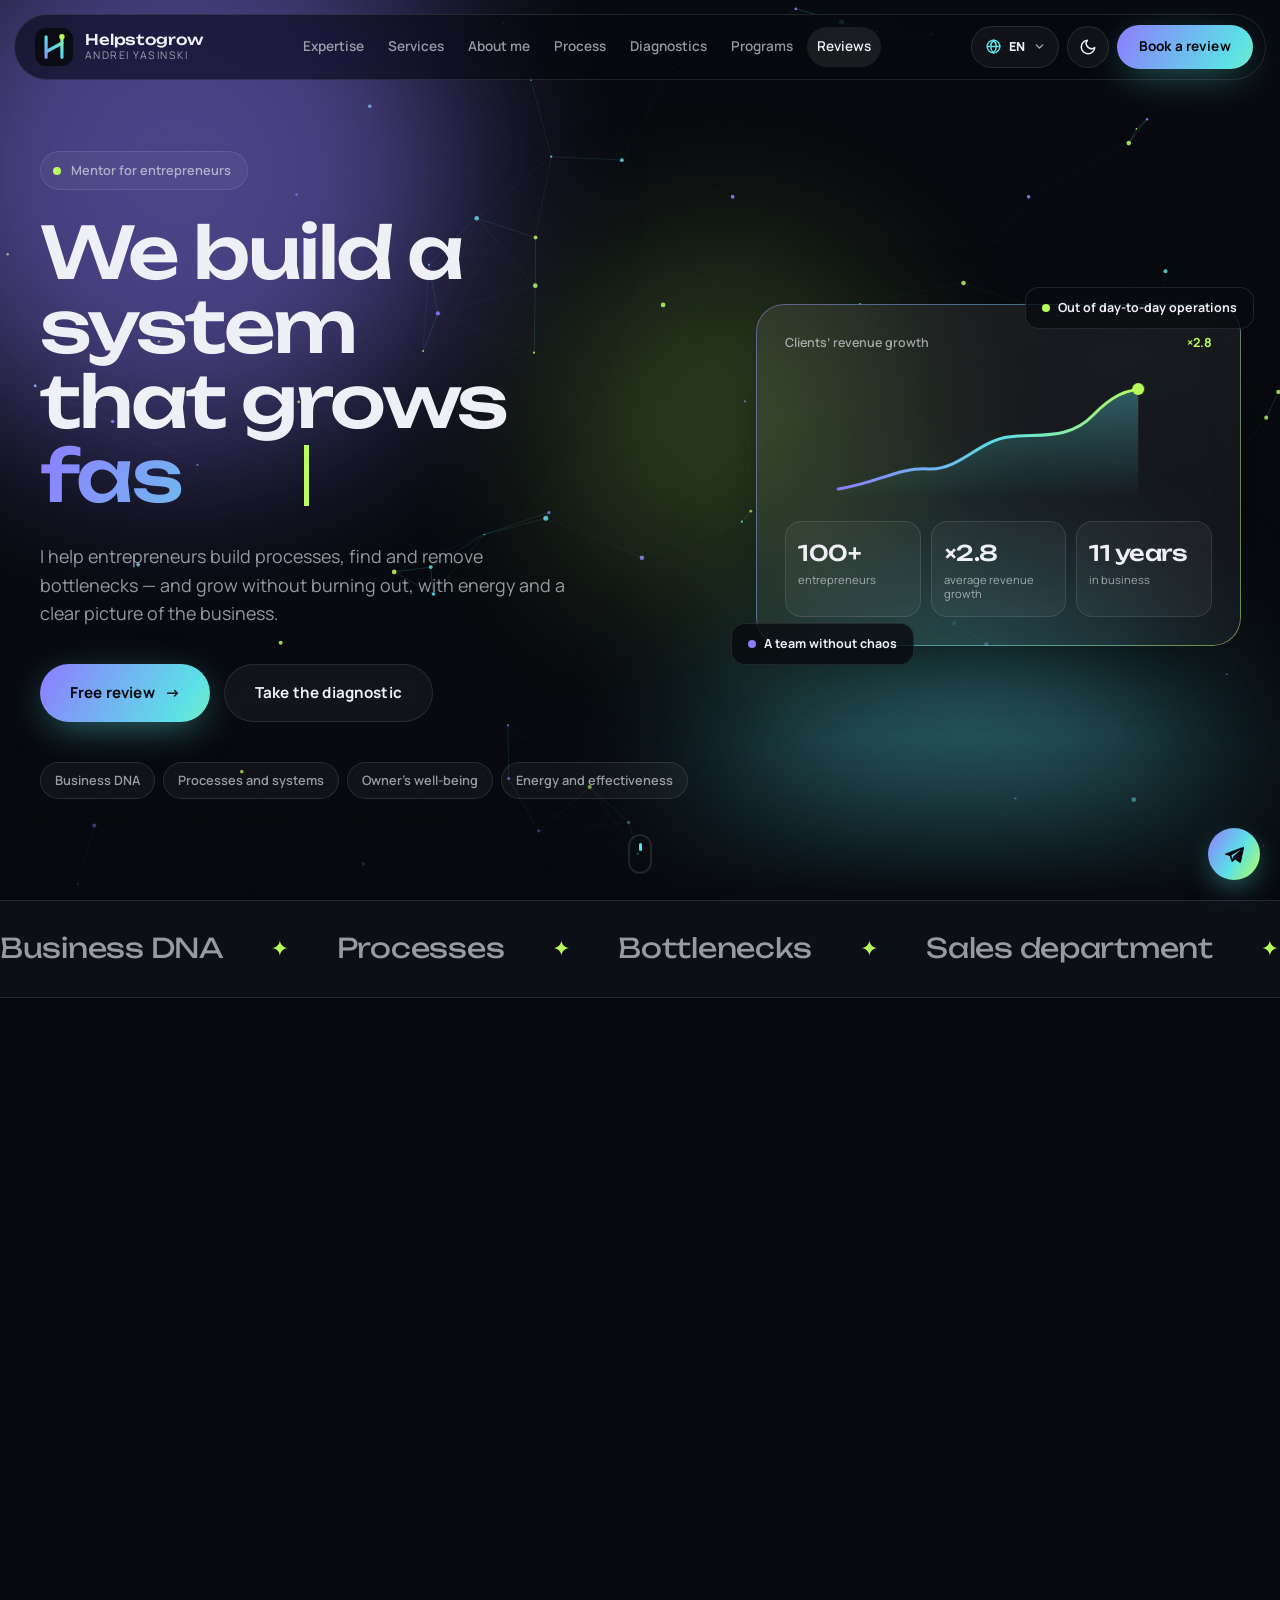
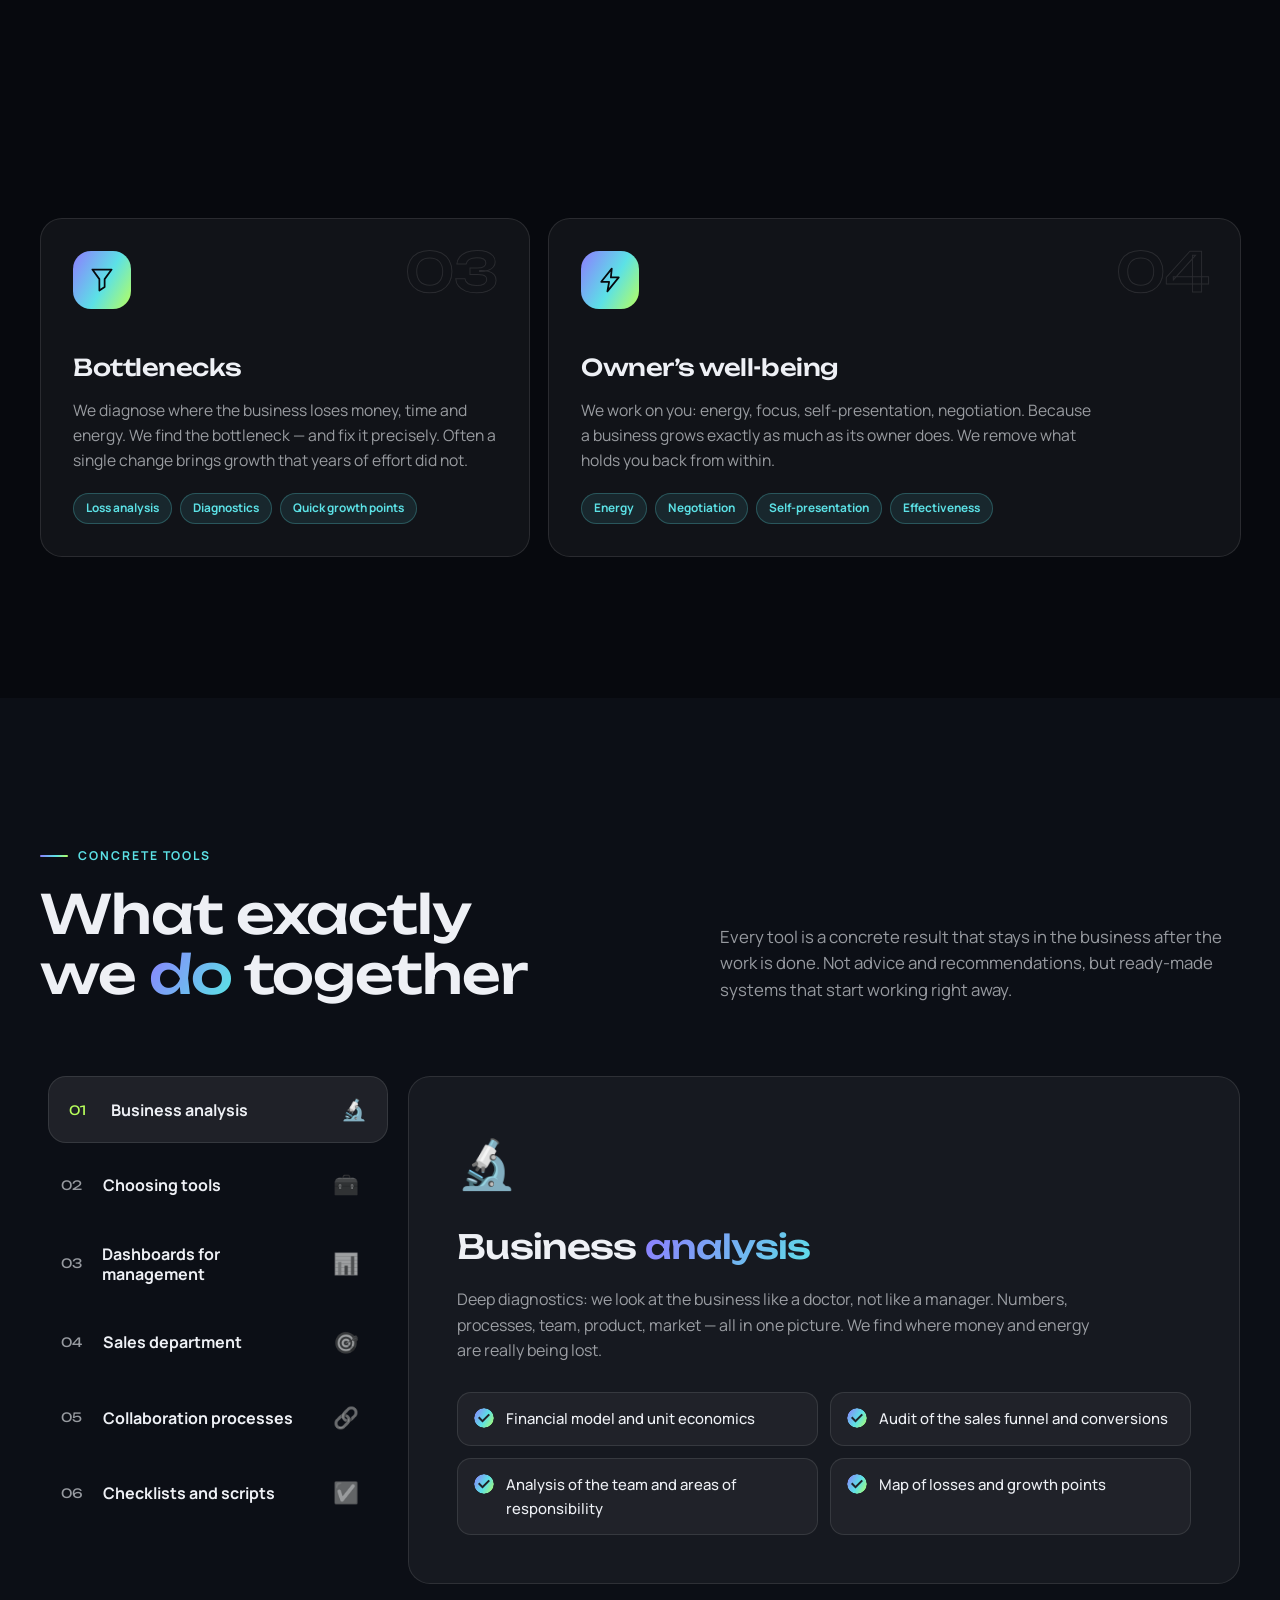
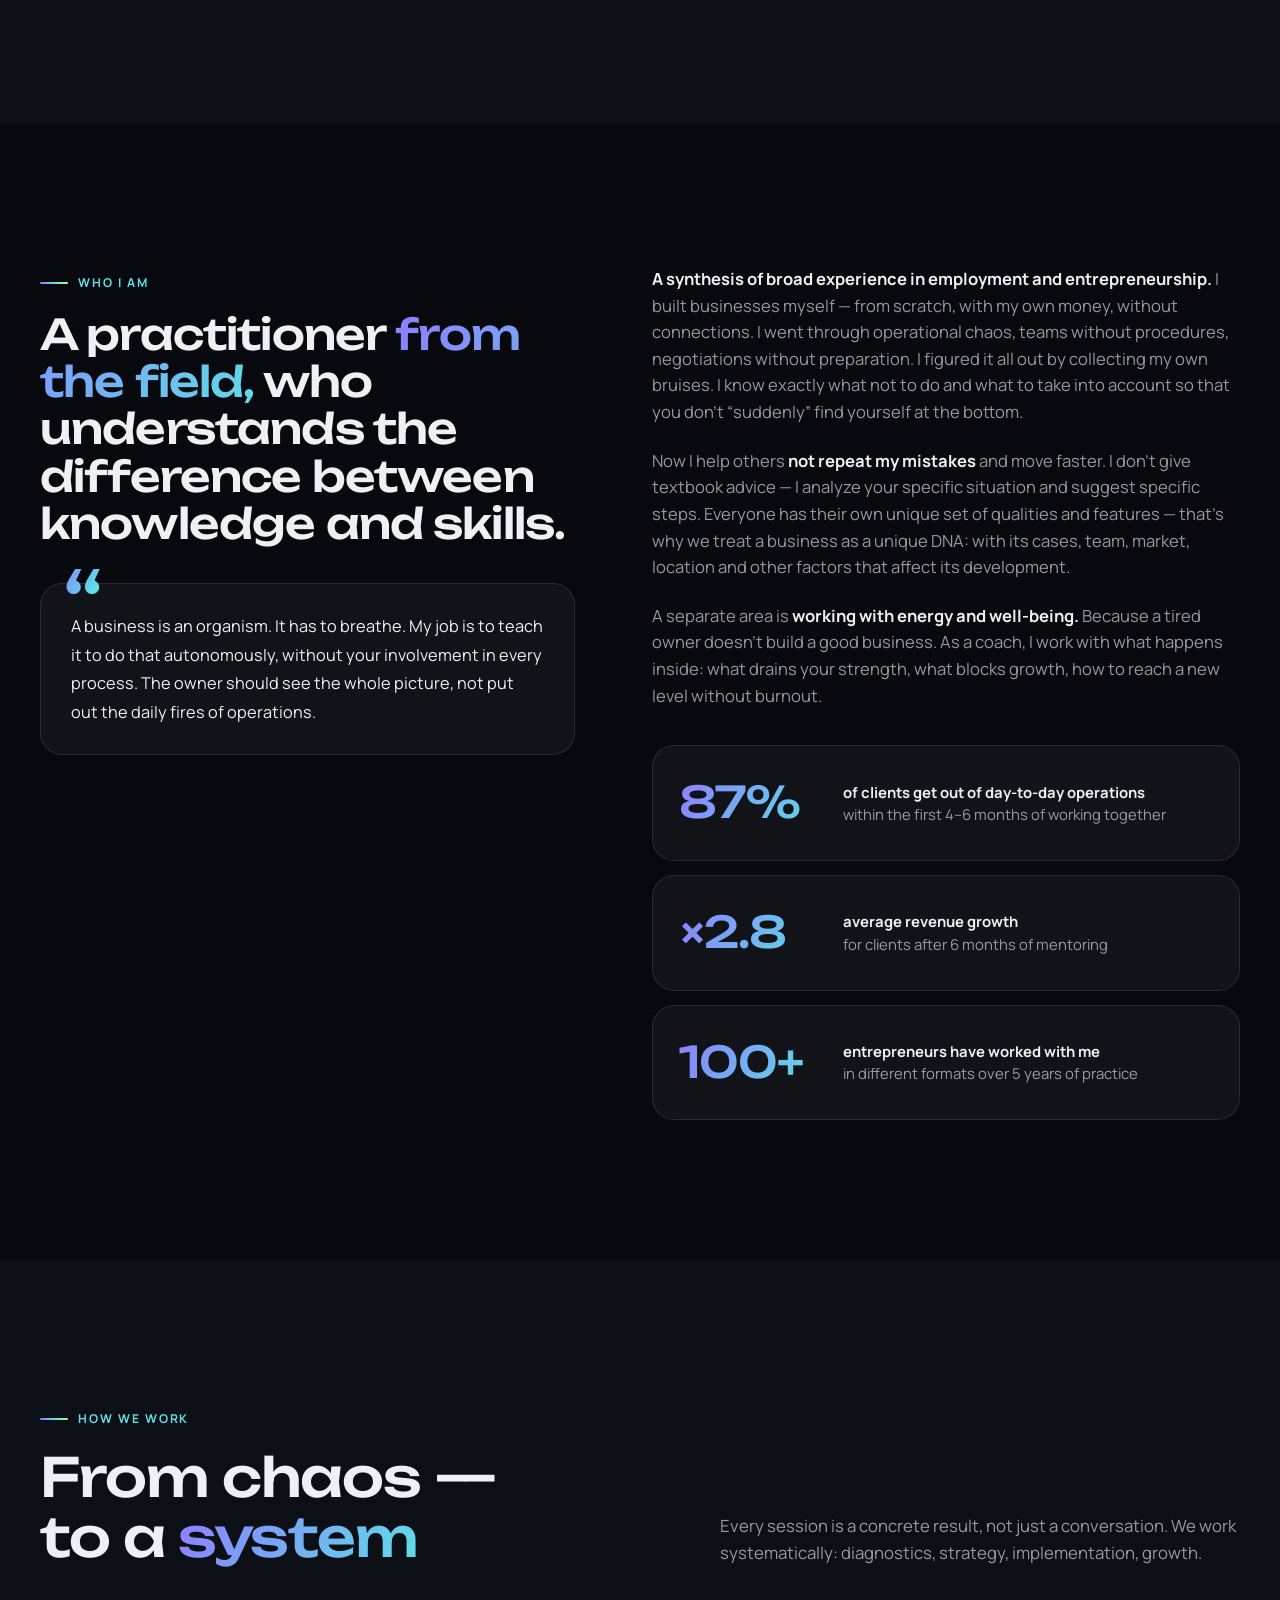
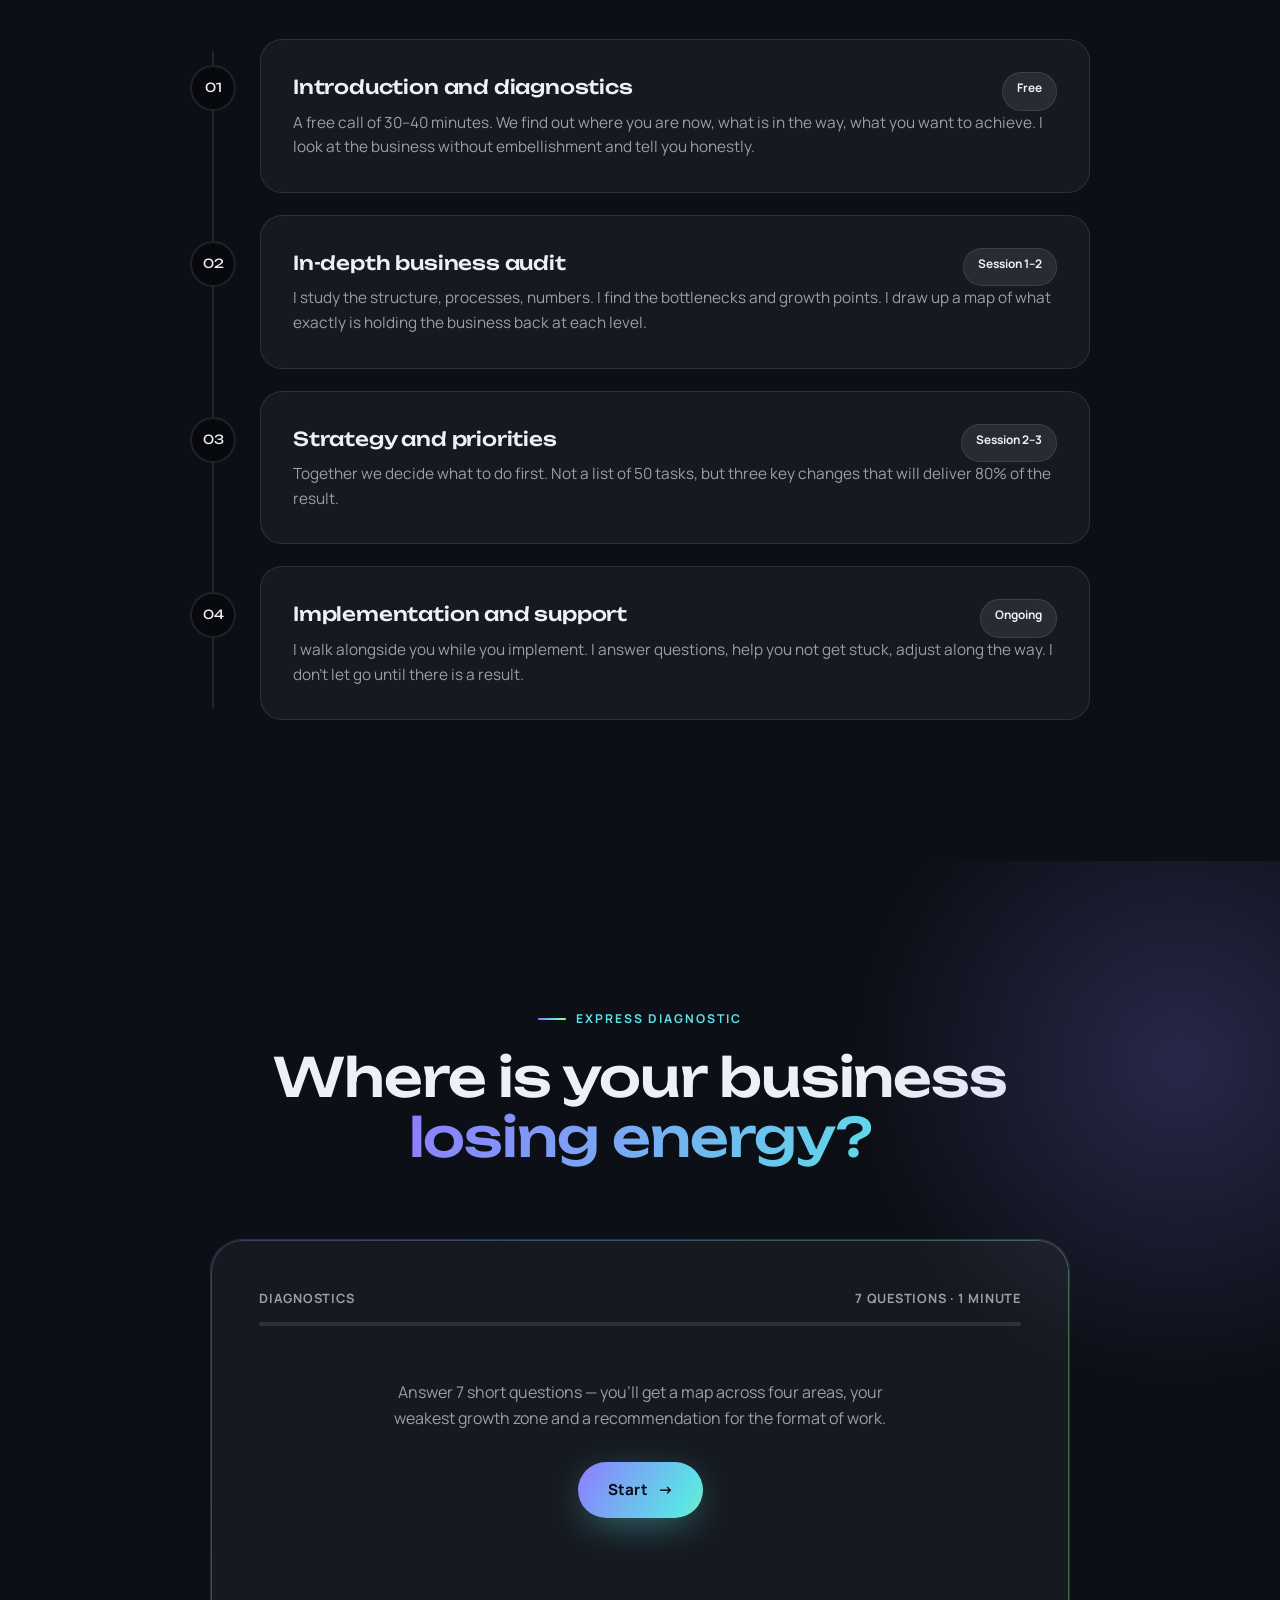
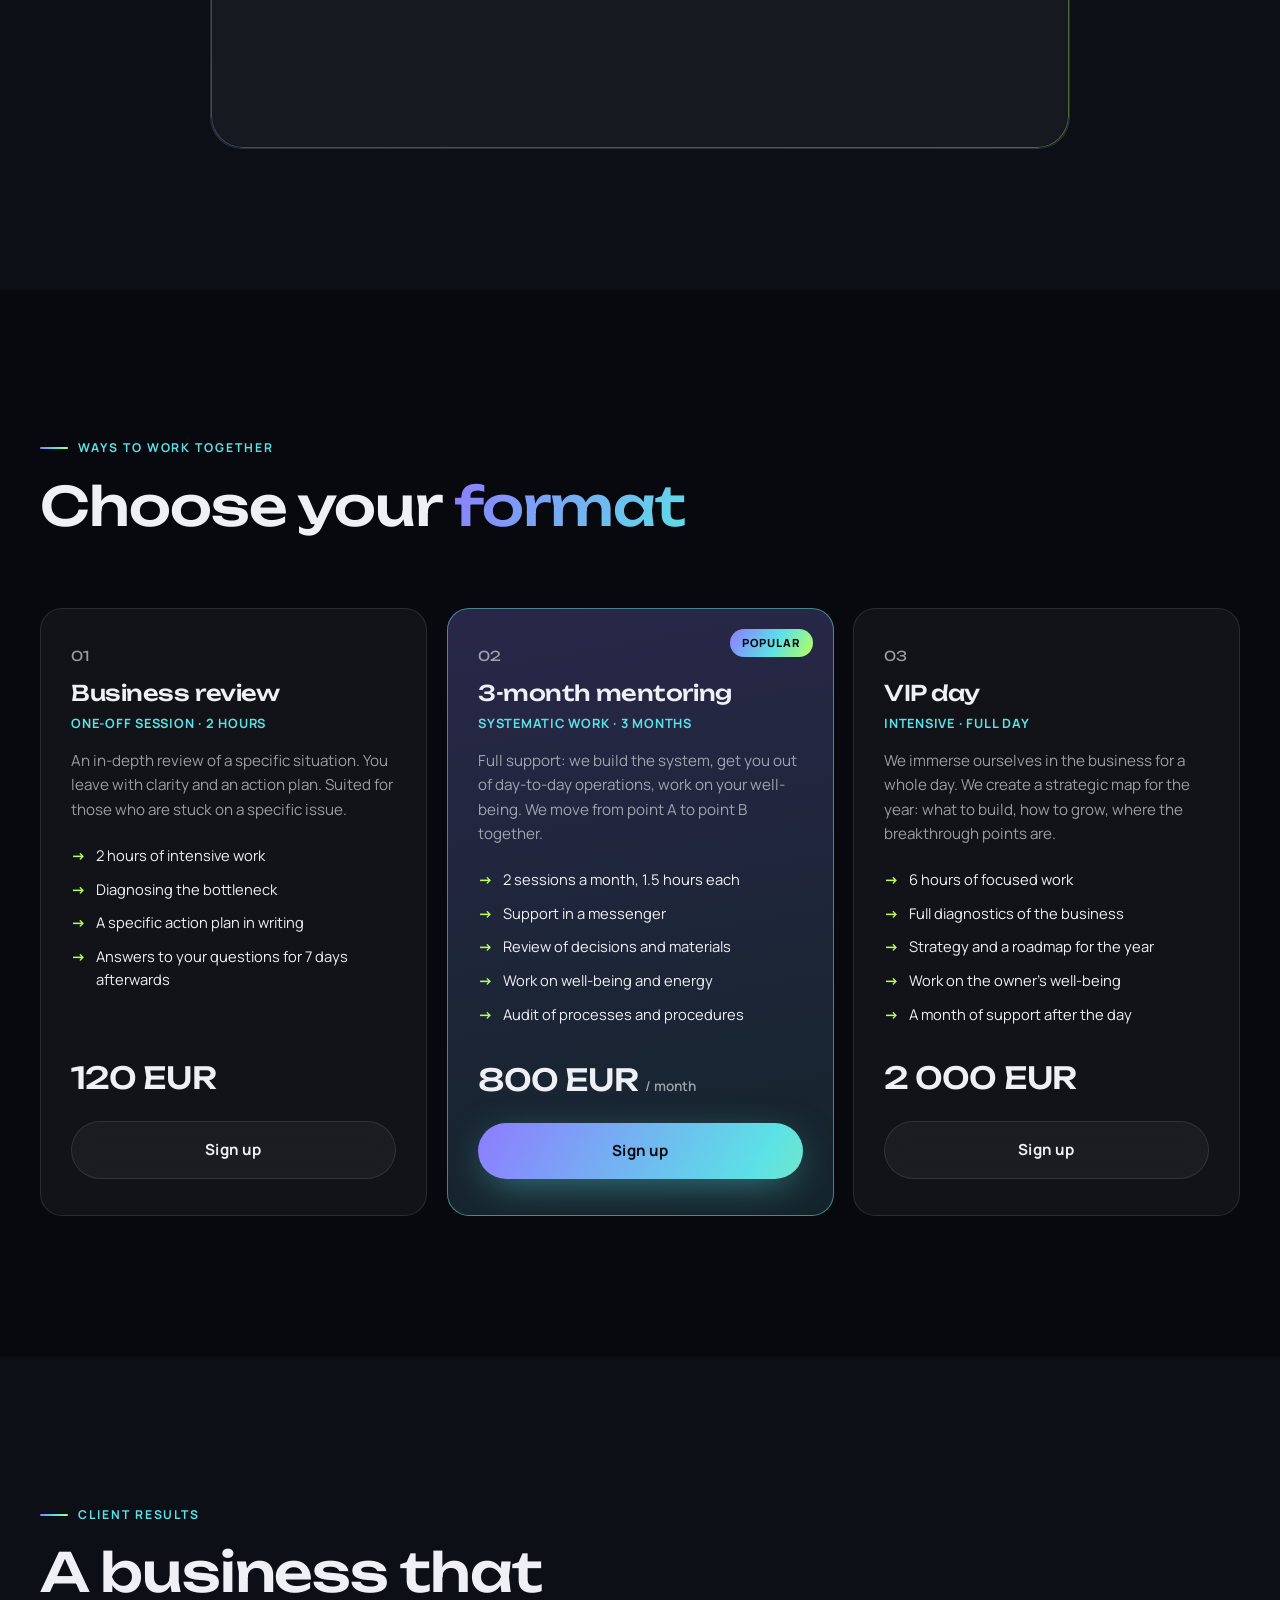
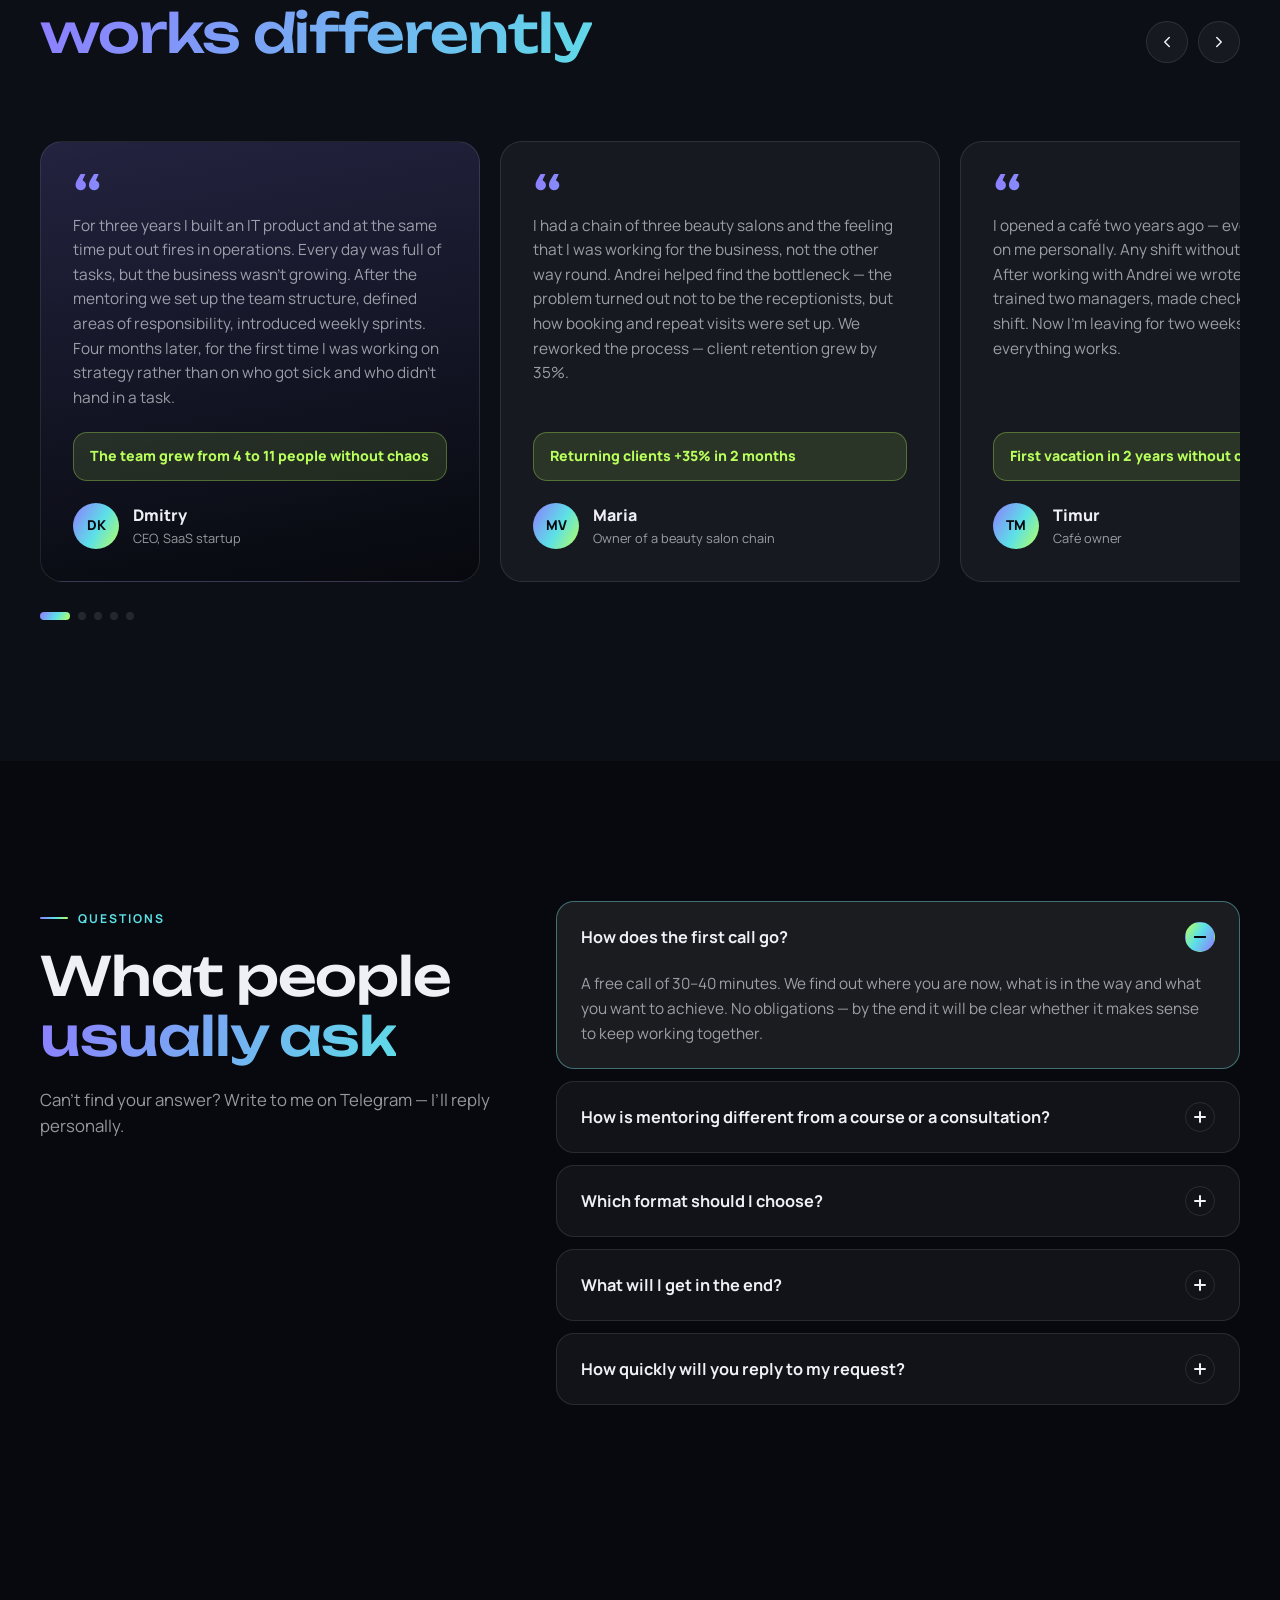
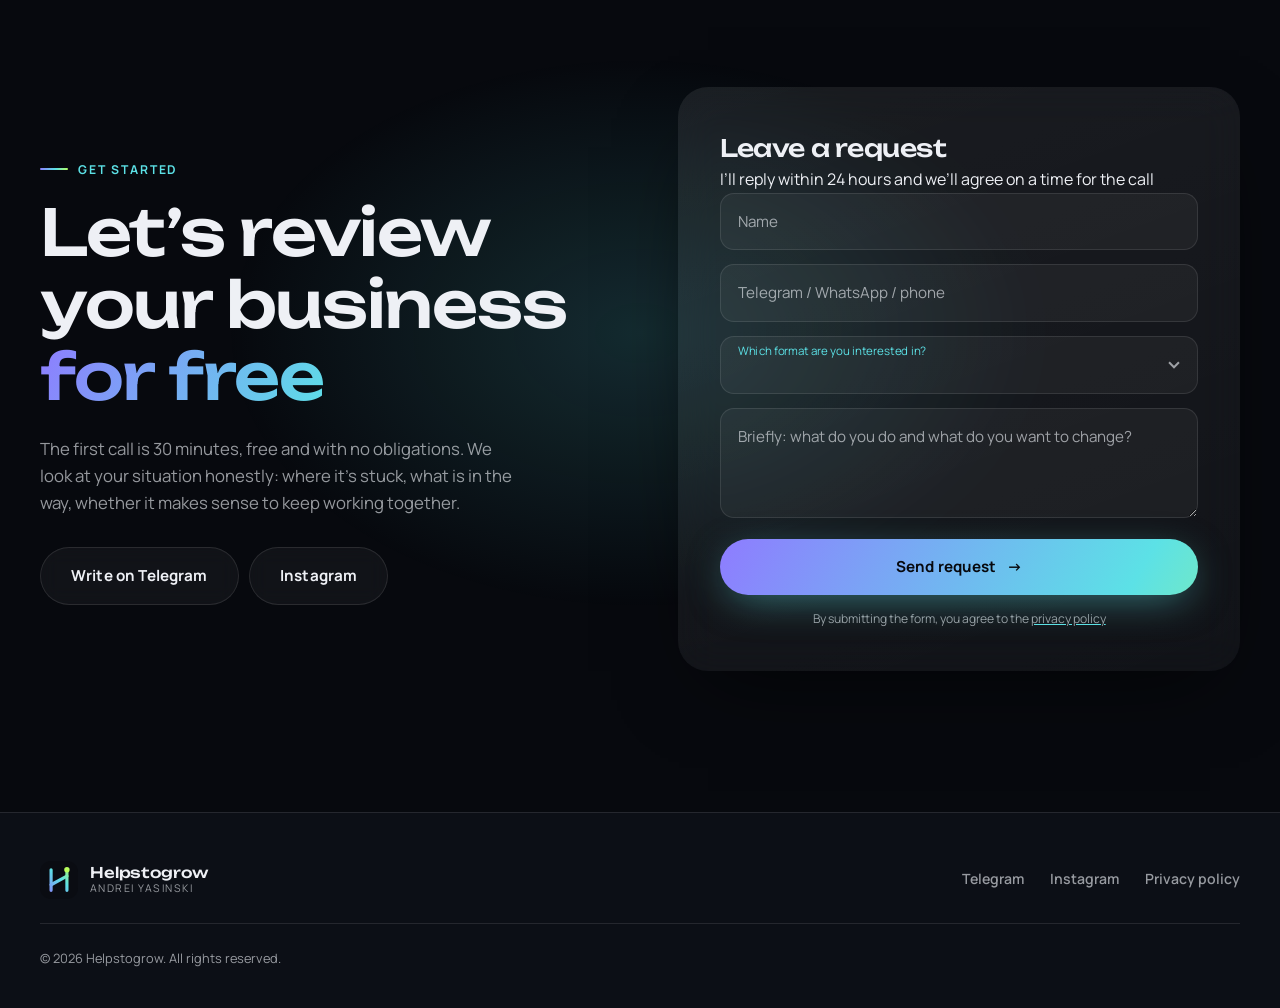
<file: index.html>
<!DOCTYPE html>
<html lang="ru" data-theme="dark">
<head>
<meta charset="UTF-8">
<meta name="viewport" content="width=device-width, initial-scale=1.0">
<title>Helpstogrow — Андрей Ясинский · Наставник для предпринимателей</title>
<meta name="description" content="Helpstogrow — наставничество для предпринимателей: диагностика бизнеса, процессы без вашего участия, продажи, дашборды и состояние собственника. Бесплатный разбор — 30 минут.">
<meta name="theme-color" content="#07090E">
<meta property="og:type" content="website">
<meta property="og:title" content="Helpstogrow — движок твоего бизнеса">
<meta property="og:description" content="Процессы, которые работают без тебя. Наставничество для предпринимателей от Андрея Ясинского.">
<meta property="og:url" content="https://helpstogrow.com/">
<meta property="og:locale" content="ru_RU">
<link rel="canonical" href="https://helpstogrow.com/">
<link rel="icon" type="image/svg+xml" href="favicon.svg?v=2">
<link rel="apple-touch-icon" href="apple-touch-icon.png?v=2">
<link rel="preconnect" href="https://fonts.googleapis.com">
<link rel="preconnect" href="https://fonts.gstatic.com" crossorigin>
<link href="https://fonts.googleapis.com/css2?family=Manrope:wght@400;500;600;700;800&family=Unbounded:wght@400;500;600&display=swap&subset=cyrillic" rel="stylesheet">
<link rel="stylesheet" href="assets/style.css">
<script>
  document.documentElement.classList.add('js');
  try {
    var t = localStorage.getItem('htg-theme');
    if (t) document.documentElement.setAttribute('data-theme', t);
  } catch (e) {}
</script>
<script type="application/ld+json">
{"@context":"https://schema.org","@type":"ProfessionalService","name":"Helpstogrow","founder":{"@type":"Person","name":"Андрей Ясинский"},"url":"https://helpstogrow.com/","description":"Наставничество и консалтинг для предпринимателей: процессы, продажи, управленческие системы, состояние собственника.","sameAs":["https://t.me/mentor_helpstogrow","https://www.instagram.com/andrei.yasinski"]}
</script>
</head>
<body>

<!-- Shared SVG defs -->
<svg width="0" height="0" style="position:absolute" aria-hidden="true" focusable="false">
  <defs>
    <linearGradient id="gMark" x1="6" y1="40" x2="40" y2="6" gradientUnits="userSpaceOnUse">
      <stop offset="0" stop-color="#8E7CFF"/><stop offset=".55" stop-color="#5CE1E6"/><stop offset="1" stop-color="#B8FF5C"/>
    </linearGradient>
    <linearGradient id="okG" x1="0" y1="1" x2="1" y2="0"><stop offset="0" stop-color="#8E7CFF"/><stop offset=".6" stop-color="#5CE1E6"/><stop offset="1" stop-color="#B8FF5C"/></linearGradient>
    <symbol id="mark" viewBox="0 0 48 48">
      <rect width="48" height="48" rx="14" fill="#0A0C12"/>
      <path d="M14 37V11M34 37V11" stroke="url(#gMark)" stroke-width="4" stroke-linecap="round" fill="none"/>
      <path d="M14 30L34 19" stroke="url(#gMark)" stroke-width="4" stroke-linecap="round" fill="none"/>
      <circle cx="34" cy="11" r="3.4" fill="#B8FF5C"/>
    </symbol>
  </defs>
</svg>

<!-- Loader -->
<div class="loader" id="loader" aria-hidden="true">
  <div class="loader-inner">
    <svg viewBox="0 0 48 48" fill="none">
      <path class="draw" d="M14 37V11" stroke="url(#gMark)" stroke-width="4" stroke-linecap="round"/>
      <path class="draw d2" d="M34 37V11" stroke="url(#gMark)" stroke-width="4" stroke-linecap="round"/>
      <path class="draw d3" d="M14 30L34 19" stroke="url(#gMark)" stroke-width="4" stroke-linecap="round"/>
      <circle class="dot" cx="34" cy="11" r="3.4" fill="#B8FF5C"/>
    </svg>
    <div class="loader-word">Helpstogrow</div>
    <div class="loader-bar"><i></i></div>
  </div>
</div>

<div class="progress" id="progress"></div>
<div class="cursor-glow" id="glow"></div>
<div class="noise"></div>

<!-- Nav -->
<header class="nav" id="nav">
  <a href="#top" class="logo" aria-label="Helpstogrow — на главную">
    <svg aria-hidden="true"><use href="#mark"/></svg>
    <span class="logo-text">
      <span class="logo-name">Helpstogrow</span>
      <span class="logo-sub" data-i18n="n001">Андрей Ясинский</span>
    </span>
  </a>
  <nav aria-label="Основная навигация">
    <ul class="nav-links" id="navLinks">
      <li><a href="#pillars" data-i18n="n002">Экспертиза</a></li>
      <li><a href="#services" data-i18n="n003">Услуги</a></li>
      <li><a href="#about" data-i18n="n004">Обо мне</a></li>
      <li><a href="#process" data-i18n="n005">Процесс</a></li>
      <li><a href="#diagnostic" data-i18n="n006">Диагностика</a></li>
      <li><a href="#programs" data-i18n="n007">Программы</a></li>
      <li><a href="#reviews" data-i18n="n008">Отзывы</a></li>
    </ul>
  </nav>
  <div class="nav-right">
    <div class="lang" id="lang">
      <button class="lang-btn" id="langBtn" type="button" aria-haspopup="listbox" aria-expanded="false" aria-controls="langMenu" aria-label="Язык">
        <svg class="globe" viewBox="0 0 24 24" fill="none" stroke="currentColor" stroke-width="2" stroke-linecap="round" stroke-linejoin="round" aria-hidden="true"><circle cx="12" cy="12" r="9"/><path d="M3 12h18M12 3c2.6 2.6 3.9 5.6 3.9 9s-1.3 6.4-3.9 9c-2.6-2.6-3.9-5.6-3.9-9S9.4 5.6 12 3z"/></svg>
        <span class="lang-code" id="langCode">RU</span>
        <svg class="chev" viewBox="0 0 24 24" fill="none" stroke="currentColor" stroke-width="2.4" stroke-linecap="round" stroke-linejoin="round" aria-hidden="true"><path d="M6 9l6 6 6-6"/></svg>
      </button>
      <ul class="lang-menu" id="langMenu" role="listbox" aria-label="Язык">
        <li role="option" tabindex="-1" data-lang="ru" aria-selected="true"><span class="lc">RU</span><span class="ln">Русский</span><svg class="ck" viewBox="0 0 24 24" fill="none" stroke="currentColor" stroke-width="2.6" stroke-linecap="round" stroke-linejoin="round" aria-hidden="true"><path d="M5 12.5l4.5 4.5L19 7.5"/></svg></li>
        <li role="option" tabindex="-1" data-lang="uk" aria-selected="false"><span class="lc">UA</span><span class="ln">Українська</span><svg class="ck" viewBox="0 0 24 24" fill="none" stroke="currentColor" stroke-width="2.6" stroke-linecap="round" stroke-linejoin="round" aria-hidden="true"><path d="M5 12.5l4.5 4.5L19 7.5"/></svg></li>
        <li role="option" tabindex="-1" data-lang="pl" aria-selected="false"><span class="lc">PL</span><span class="ln">Polski</span><svg class="ck" viewBox="0 0 24 24" fill="none" stroke="currentColor" stroke-width="2.6" stroke-linecap="round" stroke-linejoin="round" aria-hidden="true"><path d="M5 12.5l4.5 4.5L19 7.5"/></svg></li>
        <li role="option" tabindex="-1" data-lang="en" aria-selected="false"><span class="lc">EN</span><span class="ln">English</span><svg class="ck" viewBox="0 0 24 24" fill="none" stroke="currentColor" stroke-width="2.6" stroke-linecap="round" stroke-linejoin="round" aria-hidden="true"><path d="M5 12.5l4.5 4.5L19 7.5"/></svg></li>
        <li role="option" tabindex="-1" data-lang="de" aria-selected="false"><span class="lc">DE</span><span class="ln">Deutsch</span><svg class="ck" viewBox="0 0 24 24" fill="none" stroke="currentColor" stroke-width="2.6" stroke-linecap="round" stroke-linejoin="round" aria-hidden="true"><path d="M5 12.5l4.5 4.5L19 7.5"/></svg></li>
      </ul>
    </div>
    <button class="icon-btn kbd-btn" id="palBtn" aria-label="Быстрая навигация"><span data-i18n="n009">Поиск</span><kbd>Ctrl K</kbd></button>
    <button class="icon-btn theme-toggle" id="themeBtn" aria-label="Переключить тему">
      <svg class="moon" viewBox="0 0 24 24" fill="none" stroke="currentColor" stroke-width="2" stroke-linecap="round" stroke-linejoin="round"><path d="M21 12.8A9 9 0 1111.2 3a7 7 0 009.8 9.8z"/></svg>
      <svg class="sun" viewBox="0 0 24 24" fill="none" stroke="currentColor" stroke-width="2" stroke-linecap="round"><circle cx="12" cy="12" r="4"/><path d="M12 2v2M12 20v2M4.9 4.9l1.4 1.4M17.7 17.7l1.4 1.4M2 12h2M20 12h2M4.9 19.1l1.4-1.4M17.7 6.3l1.4-1.4"/></svg>
    </button>
    <a href="#contact" class="btn btn-primary magnetic" data-i18n="n010">Заказать разбор</a>
    <button class="icon-btn burger" id="burger" aria-label="Меню" aria-expanded="false">
      <svg viewBox="0 0 24 24" fill="none" stroke="currentColor" stroke-width="2" stroke-linecap="round"><path d="M4 8h16M4 16h16"/></svg>
    </button>
  </div>
</header>

<div class="mobile-menu" id="mobileMenu">
  <a href="#pillars" data-i18n="n011">Экспертиза</a>
  <a href="#services" data-i18n="n012">Услуги</a>
  <a href="#about" data-i18n="n013">Обо мне</a>
  <a href="#process" data-i18n="n014">Процесс</a>
  <a href="#diagnostic" data-i18n="n015">Диагностика</a>
  <a href="#programs" data-i18n="n016">Программы</a>
  <a href="#reviews" data-i18n="n017">Отзывы</a>
  <a href="#contact" class="grad-text" data-i18n="n018">Заказать разбор →</a>
</div>

<main id="top">

<!-- Hero -->
<section class="hero" id="hero">
  <canvas id="net" aria-hidden="true"></canvas>
  <div class="aurora" aria-hidden="true"><i></i><i></i><i></i></div>
  <div class="container hero-grid">
    <div>
      <span class="badge" data-i18n="n019" data-i18n-html><i class="live"></i> Наставник для предпринимателей</span>
      <h1 id="heroTitle">
        <span class="w"><span style="--i:0">Строим</span></span>
        <span class="w"><span style="--i:1">систему,</span></span><br>
        <span class="w"><span style="--i:2">которая</span></span>
        <span class="w"><span style="--i:3">растёт</span></span><br>
        <span class="w"><span style="--i:4"><span class="rotator grad-text" id="rotator" data-words="без тебя|быстрее|спокойнее|прибыльнее">без тебя</span><span class="rotator-cursor"></span></span></span>
      </h1>
      <p class="hero-desc" data-i18n="n020">Помогаю предпринимателям выстроить процессы, найти и устранить узкие горлышки — и вырасти не надрываясь, а с энергией и ясной картиной бизнеса.</p>
      <div class="hero-cta">
        <a href="#contact" class="btn btn-primary magnetic" data-i18n="n021" data-i18n-html>Бесплатный разбор <span class="arr">→</span></a>
        <a href="#diagnostic" class="btn btn-ghost magnetic" data-i18n="n022">Пройти диагностику</a>
      </div>
      <div class="chips">
        <span class="chip" data-i18n="n023">ДНК бизнеса</span>
        <span class="chip" data-i18n="n024">Процессы и системы</span>
        <span class="chip" data-i18n="n025">Состояние собственника</span>
        <span class="chip" data-i18n="n026">Энергия и эффективность</span>
      </div>
    </div>

    <div class="hero-card tilt" data-tilt>
      <span class="float-tag t1" data-i18n="n027" data-i18n-html><i></i> Выход из операционки</span>
      <span class="float-tag t2" data-i18n="n028" data-i18n-html><i></i> Команда без хаоса</span>
      <div class="hc-top"><span data-i18n="n029">Рост выручки клиентов</span><b>×2.8</b></div>
      <svg class="spark" viewBox="0 0 320 130" fill="none" aria-hidden="true">
        <defs>
          <linearGradient id="sparkG" x1="0" y1="0" x2="1" y2="0"><stop offset="0" stop-color="#8E7CFF"/><stop offset=".55" stop-color="#5CE1E6"/><stop offset="1" stop-color="#B8FF5C"/></linearGradient>
          <linearGradient id="sparkA" x1="0" y1="0" x2="0" y2="1"><stop offset="0" stop-color="#5CE1E6" stop-opacity=".35"/><stop offset="1" stop-color="#5CE1E6" stop-opacity="0"/></linearGradient>
        </defs>
        <path class="area" d="M0 118 C40 112 60 96 90 98 S140 70 170 66 S230 70 255 44 S295 20 300 18 V130 H0Z"/>
        <path class="line" d="M0 118 C40 112 60 96 90 98 S140 70 170 66 S230 70 255 44 S295 20 300 18"/>
        <circle class="pt" cx="300" cy="18" r="6"/>
      </svg>
      <div class="hc-stats">
        <div class="hc-stat"><strong data-count="100" data-suffix="+">100+</strong><span data-i18n="n030">предпринимателей</span></div>
        <div class="hc-stat"><strong data-count="2.8" data-prefix="×" data-dec="1">×2.8</strong><span data-i18n="n031">средний рост выручки</span></div>
        <div class="hc-stat"><strong data-count="11" data-suffix=" лет" data-i18n="n032">11 лет</strong><span data-i18n="n033">в бизнесе</span></div>
      </div>
    </div>
  </div>
  <div class="scroll-hint" aria-hidden="true"></div>
</section>

<div class="marquee" aria-hidden="true">
  <div class="marquee-track" id="marquee"></div>
</div>

<!-- Pillars -->
<section id="pillars">
  <div class="container">
    <div class="sec-head">
      <div data-reveal>
        <span class="eyebrow" data-i18n="n034">Экспертиза</span>
        <h2 class="h2" data-i18n="n035" data-i18n-html>Четыре направления,<br>которые <span class="grad-text">меняют бизнес</span><br>изнутри</h2>
      </div>
    </div>
    <div class="bento">
      <article class="card pillar tilt" data-spot data-tilt data-reveal>
        <span class="p-num">01</span>
        <div class="p-icon"><svg viewBox="0 0 32 32" fill="none" stroke="currentColor" stroke-width="2" stroke-linecap="round"><path d="M9 3c4 4 10 6 14 10-4 4-10 6-14 10 4 4 10 4 14 6M23 3c-4 4-10 6-14 10 4 4 10 6 14 10-4 4-10 4-14 6" opacity=".9"/></svg></div>
        <h3 data-i18n="n036">ДНК бизнеса</h3>
        <p data-i18n="n037">Разбираем фундамент: ценности, смысл, структуру. Находим, что в основе бизнеса работает — а что давно устарело и тянет вниз. Строим то, что живёт без постоянного ручного управления.</p>
        <div class="tags"><span class="tag" data-i18n="n038">Бизнес-модель</span><span class="tag" data-i18n="n039">Цели</span><span class="tag" data-i18n="n040">Структура</span><span class="tag" data-i18n="n041">Устойчивость</span></div>
      </article>
      <article class="card pillar tilt" data-spot data-tilt data-reveal style="--d:.08s">
        <span class="p-num">02</span>
        <div class="p-icon"><svg viewBox="0 0 32 32" fill="none" stroke="currentColor" stroke-width="2" stroke-linecap="round" stroke-linejoin="round"><circle cx="16" cy="6" r="3"/><circle cx="6" cy="25" r="3"/><circle cx="26" cy="25" r="3"/><path d="M16 9v6M16 15L7 22M16 15l9 7"/></svg></div>
        <h3 data-i18n="n042">Процессы и скелет</h3>
        <p data-i18n="n043">Выстраиваем систему, которая работает без тебя. Прописываем регламенты, выстраиваем цепочки, делегируем правильно. Бизнес перестаёт зависеть от твоего присутствия каждую минуту.</p>
        <div class="tags"><span class="tag" data-i18n="n044">Регламенты</span><span class="tag" data-i18n="n045">Делегирование</span><span class="tag" data-i18n="n046">Автоматизация</span><span class="tag" data-i18n="n047">Команда</span></div>
      </article>
      <article class="card pillar tilt" data-spot data-tilt data-reveal>
        <span class="p-num">03</span>
        <div class="p-icon"><svg viewBox="0 0 32 32" fill="none" stroke="currentColor" stroke-width="2" stroke-linecap="round" stroke-linejoin="round"><path d="M5 4h22l-8 11v9l-6 4V15z"/></svg></div>
        <h3 data-i18n="n048">Узкие горлышки</h3>
        <p data-i18n="n049">Диагностируем, где бизнес теряет деньги, время и энергию. Находим узкое место — и устраняем его точечно. Часто одно изменение даёт рост, который не давали годы усилий.</p>
        <div class="tags"><span class="tag" data-i18n="n050">Анализ потерь</span><span class="tag" data-i18n="n051">Диагностика</span><span class="tag" data-i18n="n052">Быстрые точки роста</span></div>
      </article>
      <article class="card pillar tilt" data-spot data-tilt data-reveal style="--d:.08s">
        <span class="p-num">04</span>
        <div class="p-icon"><svg viewBox="0 0 32 32" fill="none" stroke="currentColor" stroke-width="2" stroke-linecap="round" stroke-linejoin="round"><path d="M18 3L6 18h9l-2 11 13-16h-9z"/></svg></div>
        <h3 data-i18n="n053">Состояние собственника</h3>
        <p data-i18n="n054">Работаем над тобой: энергия, фокус, самопрезентация, переговоры. Потому что бизнес растёт ровно настолько, насколько растёт его владелец. Убираем то, что тебя сдерживает внутри.</p>
        <div class="tags"><span class="tag" data-i18n="n055">Энергия</span><span class="tag" data-i18n="n056">Переговоры</span><span class="tag" data-i18n="n057">Самопрезентация</span><span class="tag" data-i18n="n058">Эффективность</span></div>
      </article>
    </div>
  </div>
</section>

<!-- Services -->
<section class="services" id="services">
  <div class="container">
    <div class="sec-head">
      <div data-reveal>
        <span class="eyebrow" data-i18n="n059">Конкретные инструменты</span>
        <h2 class="h2" data-i18n="n060" data-i18n-html>Что именно мы<br><span class="grad-text">делаем</span> вместе</h2>
      </div>
      <p class="lead" data-reveal data-i18n="n061">Каждый инструмент — это конкретный результат, который остаётся в бизнесе после работы. Не советы и рекомендации, а готовые системы, которые начинают работать сразу.</p>
    </div>
    <div class="tabs" data-reveal>
      <div class="tab-list" role="tablist" aria-label="Услуги">
        <button class="tab" role="tab" id="tab-0" aria-controls="panel-0" aria-selected="true"><span class="n">01</span><span class="t" data-i18n="n062">Анализ бизнеса</span><span class="e">🔬</span></button>
        <button class="tab" role="tab" id="tab-1" aria-controls="panel-1" aria-selected="false" tabindex="-1"><span class="n">02</span><span class="t" data-i18n="n063">Подбор инструментов</span><span class="e">🧰</span></button>
        <button class="tab" role="tab" id="tab-2" aria-controls="panel-2" aria-selected="false" tabindex="-1"><span class="n">03</span><span class="t" data-i18n="n064">Дашборды для управления</span><span class="e">📊</span></button>
        <button class="tab" role="tab" id="tab-3" aria-controls="panel-3" aria-selected="false" tabindex="-1"><span class="n">04</span><span class="t" data-i18n="n065">Отдел продаж</span><span class="e">🎯</span></button>
        <button class="tab" role="tab" id="tab-4" aria-controls="panel-4" aria-selected="false" tabindex="-1"><span class="n">05</span><span class="t" data-i18n="n066">Процессы взаимодействия</span><span class="e">🔗</span></button>
        <button class="tab" role="tab" id="tab-5" aria-controls="panel-5" aria-selected="false" tabindex="-1"><span class="n">06</span><span class="t" data-i18n="n067">Чек-листы и скрипты</span><span class="e">✅</span></button>
      </div>
      <div>
        <div class="card panel active" role="tabpanel" id="panel-0" aria-labelledby="tab-0" data-spot>
          <div class="big-e">🔬</div>
          <h3 data-i18n="n068" data-i18n-html>Анализ <span class="grad-text">бизнеса</span></h3>
          <p data-i18n="n069">Глубокая диагностика: смотрим на бизнес как врач, а не как менеджер. Цифры, процессы, команда, продукт, рынок — всё в одной картине. Находим, где реально теряются деньги и энергия.</p>
          <ul class="checks"><li data-i18n="n070">Финансовая модель и unit-экономика</li><li data-i18n="n071">Аудит воронки продаж и конверсий</li><li data-i18n="n072">Анализ команды и зон ответственности</li><li data-i18n="n073">Карта потерь и точек роста</li></ul>
        </div>
        <div class="card panel" role="tabpanel" id="panel-1" aria-labelledby="tab-1" data-spot hidden>
          <div class="big-e">🧰</div>
          <h3 data-i18n="n074" data-i18n-html>Подбор <span class="grad-text">инструментов</span></h3>
          <p data-i18n="n075">Не навязываю модные сервисы — подбираю то, что подходит именно тебе: по масштабу, бюджету и задачам. CRM, таск-менеджеры, аналитика, коммуникации — собираем стек, который работает.</p>
          <ul class="checks"><li data-i18n="n076">Аудит текущего tech-стека</li><li data-i18n="n077">Подбор CRM и систем управления</li><li data-i18n="n078">Настройка аналитики и отчётности</li><li data-i18n="n079">Интеграция инструментов между собой</li></ul>
        </div>
        <div class="card panel" role="tabpanel" id="panel-2" aria-labelledby="tab-2" data-spot hidden>
          <div class="big-e">📊</div>
          <h3 data-i18n="n080" data-i18n-html>Дашборды для <span class="grad-text">управления</span></h3>
          <p data-i18n="n081">Создаём единую панель управления бизнесом: ключевые метрики в реальном времени, без excel-таблиц и звонков «а как у нас дела?». Принимаешь решения на основе данных, а не ощущений.</p>
          <ul class="checks"><li data-i18n="n082">Определение ключевых метрик (KPI)</li><li data-i18n="n083">Построение операционного дашборда</li><li data-i18n="n084">Финансовый и управленческий учёт</li><li data-i18n="n085">Автоматизация сбора данных</li></ul>
        </div>
        <div class="card panel" role="tabpanel" id="panel-3" aria-labelledby="tab-3" data-spot hidden>
          <div class="big-e">🎯</div>
          <h3 data-i18n="n086" data-i18n-html>Отдел <span class="grad-text">продаж</span></h3>
          <p data-i18n="n087">Строим отдел продаж с нуля или реструктурируем существующий. Воронка, скрипты, KPI, мотивация, найм. Продажи перестают зависеть от одного «звёздного» менеджера или от тебя лично.</p>
          <ul class="checks"><li data-i18n="n088">Структура и роли в отделе</li><li data-i18n="n089">Воронка и CRM-процесс</li><li data-i18n="n090">Система мотивации и KPI</li><li data-i18n="n091">Найм и онбординг менеджеров</li></ul>
        </div>
        <div class="card panel" role="tabpanel" id="panel-4" aria-labelledby="tab-4" data-spot hidden>
          <div class="big-e">🔗</div>
          <h3 data-i18n="n092" data-i18n-html>Процессы <span class="grad-text">взаимодействия</span></h3>
          <p data-i18n="n093">Прописываем как люди и отделы работают вместе: кто за что отвечает, как передаются задачи, где принимаются решения. Убираем дублирование, конфликты зон и «я думал, это не моё».</p>
          <ul class="checks"><li data-i18n="n094">Карта взаимодействия подразделений</li><li data-i18n="n095">Матрица ответственности (RACI)</li><li data-i18n="n096">Регламенты передачи задач</li><li data-i18n="n097">Точки принятия решений</li></ul>
        </div>
        <div class="card panel" role="tabpanel" id="panel-5" aria-labelledby="tab-5" data-spot hidden>
          <div class="big-e">✅</div>
          <h3 data-i18n="n098" data-i18n-html>Чек-листы и <span class="grad-text">скрипты</span></h3>
          <p data-i18n="n099">Превращаем экспертизу в документы. Чек-листы для повторяющихся процессов, скрипты для продаж и переговоров, инструкции для команды. Бизнес перестаёт зависеть от памяти конкретных людей.</p>
          <ul class="checks"><li data-i18n="n100">Скрипты продаж и переговоров</li><li data-i18n="n101">Чек-листы приёмки и контроля</li><li data-i18n="n102">Инструкции для новых сотрудников</li><li data-i18n="n103">База знаний и регламенты</li></ul>
        </div>
      </div>
    </div>
  </div>
</section>

<!-- About -->
<section id="about">
  <div class="container about-grid">
    <div class="about-sticky" data-reveal>
      <span class="eyebrow" data-i18n="n104">Кто я</span>
      <h2 class="h2" data-i18n="n105" data-i18n-html>Практик, <span class="grad-text">с опытом с полей,</span> понимающий разницу между знаниями и навыками.</h2>
      <blockquote class="quote" data-i18n="n106">Бизнес — это организм. Он должен дышать. Моя задача — научить его это делать автономно, без твоего участия в каждом процессе. Владелец должен видеть картину целиком, а не тушить ежедневные пожары операционки.</blockquote>
    </div>
    <div class="about-body">
      <p data-reveal data-i18n="n107" data-i18n-html><strong>Синтез большого опыта работы в найме и предпринимательства.</strong> Строил бизнесы сам — с нуля, на свои, без связей. Прошёл через хаос операционки, команды без регламентов, переговоры без подготовки. Разобрался во всём, набивая собственные ссадины. Точно знаю, как делать не надо и что нужно учитывать, чтобы «внезапно» не обнаружить себя на дне.</p>
      <p data-reveal data-i18n="n108" data-i18n-html>Сейчас помогаю другим <strong>не повторять моих ошибок</strong> и двигаться быстрее. Не даю советы из учебников — разбираю твою конкретную ситуацию и предлагаю конкретные шаги. У каждого свой уникальный набор качеств и особенностей — поэтому мы и рассматриваем бизнес как уникальную ДНК: с его кейсами, командой, рынком, локацией и другими факторами, влияющими на развитие.</p>
      <p data-reveal data-i18n="n109" data-i18n-html>Отдельное направление — <strong>работа с энергией и состоянием.</strong> Потому что уставший собственник не строит хороший бизнес. Как коуч работаю с тем, что происходит внутри: что забирает силу, что блокирует рост, как выйти на новый уровень без выгорания.</p>
      <div class="wins">
        <div class="card win" data-spot data-reveal><div class="num grad-text" data-count="87" data-suffix="%">87%</div><div class="txt" data-i18n="n110" data-i18n-html><strong>клиентов выходят из операционки</strong>в течение первых 4–6 месяцев работы</div></div>
        <div class="card win" data-spot data-reveal><div class="num grad-text" data-count="2.8" data-prefix="×" data-dec="1">×2.8</div><div class="txt" data-i18n="n111" data-i18n-html><strong>средний рост выручки</strong>у клиентов после 6 месяцев наставничества</div></div>
        <div class="card win" data-spot data-reveal><div class="num grad-text" data-count="100" data-suffix="+">100+</div><div class="txt" data-i18n="n112" data-i18n-html><strong>предпринимателей прошли через работу</strong>в разных форматах за 5 лет практики</div></div>
      </div>
    </div>
  </div>
</section>

<!-- Process -->
<section id="process" class="services">
  <div class="container">
    <div class="sec-head">
      <div data-reveal>
        <span class="eyebrow" data-i18n="n113">Как работаем</span>
        <h2 class="h2" data-i18n="n114" data-i18n-html>От хаоса —<br>к <span class="grad-text">системе</span></h2>
      </div>
      <p class="lead" data-reveal data-i18n="n115">Каждая сессия — это конкретный результат, а не просто разговор. Работаем системно: диагностика, стратегия, внедрение, рост.</p>
    </div>
    <div class="timeline" id="timeline">
      <div class="tl-rail"><div class="tl-fill" id="tlFill"></div></div>
      <div class="step" data-reveal><span class="dot">01</span>
        <div class="card" data-spot style="grid-column:1/-1"><div style="display:flex;justify-content:space-between;gap:16px;flex-wrap:wrap"><h4 data-i18n="n116">Знакомство и диагностика</h4><span class="step-tag" data-i18n="n117">Бесплатно</span></div><p data-i18n="n118">Бесплатный звонок 30–40 минут. Разбираемся, где ты сейчас, что мешает, чего хочешь достичь. Смотрю на бизнес без прикрас и говорю честно.</p></div></div>
      <div class="step" data-reveal><span class="dot">02</span>
        <div class="card" data-spot style="grid-column:1/-1"><div style="display:flex;justify-content:space-between;gap:16px;flex-wrap:wrap"><h4 data-i18n="n119">Глубокий аудит бизнеса</h4><span class="step-tag" data-i18n="n120">Сессия 1–2</span></div><p data-i18n="n121">Изучаю структуру, процессы, цифры. Нахожу узкие горлышки и точки роста. Составляю карту: что именно тормозит бизнес на каждом уровне.</p></div></div>
      <div class="step" data-reveal><span class="dot">03</span>
        <div class="card" data-spot style="grid-column:1/-1"><div style="display:flex;justify-content:space-between;gap:16px;flex-wrap:wrap"><h4 data-i18n="n122">Стратегия и приоритеты</h4><span class="step-tag" data-i18n="n123">Сессия 2–3</span></div><p data-i18n="n124">Вместе определяем что делать в первую очередь. Не список из 50 задач — а три ключевых изменения, которые дадут 80% результата.</p></div></div>
      <div class="step" data-reveal><span class="dot">04</span>
        <div class="card" data-spot style="grid-column:1/-1"><div style="display:flex;justify-content:space-between;gap:16px;flex-wrap:wrap"><h4 data-i18n="n125">Внедрение и поддержка</h4><span class="step-tag" data-i18n="n126">Постоянно</span></div><p data-i18n="n127">Иду рядом пока ты внедряешь. Отвечаю на вопросы, помогаю не застрять, корректирую по ходу. Не отпускаю до результата.</p></div></div>
    </div>
  </div>
</section>

<!-- Diagnostic -->
<section class="diag" id="diagnostic">
  <div class="container">
    <div class="sec-head" style="justify-content:center;text-align:center">
      <div data-reveal>
        <span class="eyebrow" data-i18n="n128">Экспресс-диагностика</span>
        <h2 class="h2" data-i18n="n129" data-i18n-html>Где твой бизнес<br><span class="grad-text">теряет энергию?</span></h2>
      </div>
    </div>
    <div class="card diag-box" data-reveal id="diag">
      <div class="q-top"><span id="qStep">Диагностика</span><span id="qPct"></span></div>
      <div class="q-bar"><i id="qBar"></i></div>
      <div class="q-view" id="qView" aria-live="polite"></div>
    </div>
  </div>
</section>

<!-- Programs -->
<section id="programs">
  <div class="container">
    <div class="sec-head">
      <div data-reveal>
        <span class="eyebrow" data-i18n="n131">Форматы работы</span>
        <h2 class="h2" data-i18n="n132" data-i18n-html>Выбери свой <span class="grad-text">формат</span></h2>
      </div>
    </div>
    <div class="programs-grid">
      <article class="card prog tilt" data-spot data-tilt data-reveal data-prog="Разбор бизнеса — разовая сессия">
        <div class="pn">01</div>
        <h3 data-i18n="n133">Разбор бизнеса</h3>
        <div class="fmt" data-i18n="n134">Разовая сессия · 2 часа</div>
        <p class="desc" data-i18n="n135">Глубокий разбор конкретной ситуации. Уходишь с ясностью и планом действий. Подходит для тех, кто застрял в конкретном вопросе.</p>
        <ul><li data-i18n="n136">2 часа интенсивной работы</li><li data-i18n="n137">Диагностика узкого горлышка</li><li data-i18n="n138">Конкретный план действий письменно</li><li data-i18n="n139">Ответы на вопросы 7 дней после</li></ul>
        <div class="price">120 EUR</div>
        <a href="#contact" class="btn btn-ghost" data-pick="Разбор бизнеса — разовая сессия" data-i18n="n140">Записаться</a>
      </article>
      <article class="card prog featured tilt" data-spot data-tilt data-reveal style="--d:.08s">
        <span class="badge-pop" data-i18n="n141">Популярное</span>
        <div class="pn">02</div>
        <h3 data-i18n="n142">Наставничество 3 месяца</h3>
        <div class="fmt" data-i18n="n143">Системная работа · 3 мес</div>
        <p class="desc" data-i18n="n144">Полное сопровождение: строим систему, выходим из операционки, работаем над состоянием. Двигаемся от точки А к точке Б вместе.</p>
        <ul><li data-i18n="n145">2 сессии в месяц по 1.5 часа</li><li data-i18n="n146">Поддержка в мессенджере</li><li data-i18n="n147">Ревью решений и материалов</li><li data-i18n="n148">Работа над состоянием и энергией</li><li data-i18n="n149">Аудит процессов и регламентов</li></ul>
        <div class="price" data-i18n="n150" data-i18n-html>800 EUR <small>/ мес</small></div>
        <a href="#contact" class="btn btn-primary" data-pick="Наставничество 3 месяца" data-i18n="n151">Записаться</a>
      </article>
      <article class="card prog tilt" data-spot data-tilt data-reveal style="--d:.16s">
        <div class="pn">03</div>
        <h3 data-i18n="n152">VIP-день</h3>
        <div class="fmt" data-i18n="n153">Интенсив · Полный день</div>
        <p class="desc" data-i18n="n154">Погружаемся в бизнес на целый день. Создаём стратегическую карту на год: что строить, как расти, где точки прорыва.</p>
        <ul><li data-i18n="n155">6 часов плотной работы</li><li data-i18n="n156">Полная диагностика бизнеса</li><li data-i18n="n157">Стратегия и дорожная карта на год</li><li data-i18n="n158">Работа с состоянием собственника</li><li data-i18n="n159">Месяц поддержки после дня</li></ul>
        <div class="price">2 000 EUR</div>
        <a href="#contact" class="btn btn-ghost" data-pick="VIP-день" data-i18n="n160">Записаться</a>
      </article>
    </div>
  </div>
</section>

<!-- Testimonials -->
<section class="testimonials" id="reviews">
  <div class="container">
    <div class="sec-head">
      <div data-reveal>
        <span class="eyebrow" data-i18n="n161">Результаты клиентов</span>
        <h2 class="h2" data-i18n="n162" data-i18n-html>Бизнес, который<br><span class="grad-text">работает иначе</span></h2>
      </div>
      <div class="carousel-ctl" data-reveal>
        <button class="icon-btn" id="prev" aria-label="Назад"><svg viewBox="0 0 24 24" fill="none" stroke="currentColor" stroke-width="2" stroke-linecap="round" stroke-linejoin="round"><path d="M15 6l-6 6 6 6"/></svg></button>
        <button class="icon-btn" id="next" aria-label="Вперёд"><svg viewBox="0 0 24 24" fill="none" stroke="currentColor" stroke-width="2" stroke-linecap="round" stroke-linejoin="round"><path d="M9 6l6 6-6 6"/></svg></button>
      </div>
    </div>
    <div class="slides" id="slides" data-reveal tabindex="0" aria-label="Отзывы клиентов">
      <article class="card t-card dark" data-spot><span class="t-mark">“</span><p class="t-text" data-i18n="n163">Три года строил IT-продукт и параллельно тушил пожары в операционке. Каждый день — в задачах, но бизнес не рос. После наставничества выстроили структуру команды, прописали зоны ответственности, внедрили еженедельные спринты. Через четыре месяца я впервые работал над стратегией, а не над тем, кто заболел и кто не сдал задачу.</p><div class="t-result" data-i18n="n164">Команда выросла с 4 до 11 человек без хаоса</div><div class="t-author"><div class="t-av" data-i18n="n165">ДК</div><div><div class="t-name" data-i18n="n166">Дмитрий</div><div class="t-role" data-i18n="n167">CEO, SaaS-стартап</div></div></div></article>
      <article class="card t-card" data-spot><span class="t-mark">“</span><p class="t-text" data-i18n="n168">У меня была сеть из трёх салонов красоты и полное ощущение, что я работаю на бизнес, а не он на меня. Андрей помог найти узкое место — проблема оказалась не в администраторах, а в том, как выстроена запись и повторные визиты. Переделали процесс — возврат клиентов вырос на 35%.</p><div class="t-result" data-i18n="n169">Возврат клиентов +35% за 2 месяца</div><div class="t-author"><div class="t-av" data-i18n="n170">МВ</div><div><div class="t-name" data-i18n="n171">Мария</div><div class="t-role" data-i18n="n172">Владелец сети салонов красоты</div></div></div></article>
      <article class="card t-card" data-spot><span class="t-mark">“</span><p class="t-text" data-i18n="n173">Открыл кафе два года назад — всё держалось на мне лично. Любая смена без меня — стресс. После работы с Андреем прописали стандарты, обучили двух управляющих, сделали чек-листы на каждую смену. Сейчас уезжаю на две недели — и всё работает.</p><div class="t-result" data-i18n="n174">Первый отпуск за 2 года без звонков</div><div class="t-author"><div class="t-av" data-i18n="n175">ТМ</div><div><div class="t-name" data-i18n="n176">Тимур</div><div class="t-role" data-i18n="n177">Владелец кафе</div></div></div></article>
      <article class="card t-card" data-spot><span class="t-mark">“</span><p class="t-text" data-i18n="n178">Пришла на разбор бизнеса с одним вопросом — почему при хорошей выручке всегда не хватает денег. За два часа разобрались с unit-экономикой, нашли три позиции в меню, которые работали в минус, и поняли, где реально маржа. Окупила сессию в первый же месяц.</p><div class="t-result" data-i18n="n179">Нашла убыточные позиции, маржа +18%</div><div class="t-author"><div class="t-av" data-i18n="n180">СЛ</div><div><div class="t-name" data-i18n="n181">София</div><div class="t-role" data-i18n="n182">Владелец ресторана</div></div></div></article>
      <article class="card t-card dark" data-spot><span class="t-mark">“</span><p class="t-text" data-i18n="n183">Работал с Андреем над состоянием и переговорами. Звучит абстрактно — но результат конкретный. Закрыл партнёрство, которое тянул два года и боялся разорвать. Подписал контракт с клиентом вдвое крупнее тех, с кем работал раньше. Оказалось, дело было не в навыках — а в том, как я себя подаю.</p><div class="t-result" data-i18n="n184">Закрыл контракт в 2× больше предыдущего максимума</div><div class="t-author"><div class="t-av" data-i18n="n185">АВ</div><div><div class="t-name" data-i18n="n186">Алексей</div><div class="t-role" data-i18n="n187">Основатель digital-агентства</div></div></div></article>
    </div>
    <div class="dots" id="dots"></div>
  </div>
</section>

<!-- FAQ -->
<section id="faq">
  <div class="container faq-grid">
    <div data-reveal>
      <span class="eyebrow" data-i18n="n188">Вопросы</span>
      <h2 class="h2" data-i18n="n189" data-i18n-html>Что обычно <span class="grad-text">спрашивают</span></h2>
      <p class="lead" style="margin-top:20px" data-i18n="n190">Не нашёл ответ — напиши в Telegram, отвечу лично.</p>
    </div>
    <div class="faq-list" data-reveal>
      <div class="faq-item open"><button class="faq-q" aria-expanded="true" data-i18n="n191" data-i18n-html>Как проходит первый звонок?<span class="pm"></span></button><div class="faq-a"><div><p data-i18n="n192">Бесплатный созвон на 30–40 минут. Разбираемся, где ты сейчас, что мешает и чего хочешь достичь. Без обязательств — в конце станет понятно, есть ли смысл работать дальше вместе.</p></div></div></div>
      <div class="faq-item"><button class="faq-q" aria-expanded="false" data-i18n="n193" data-i18n-html>Чем наставничество отличается от курса или консультации?<span class="pm"></span></button><div class="faq-a"><div><p data-i18n="n194">Здесь нет учебников и шаблонных советов. Мы разбираем именно твой бизнес — его ДНК, команду, рынок — и вместе внедряем конкретные изменения. Я иду рядом, пока ты внедряешь, и корректирую по ходу.</p></div></div></div>
      <div class="faq-item"><button class="faq-q" aria-expanded="false" data-i18n="n195" data-i18n-html>Какой формат мне выбрать?<span class="pm"></span></button><div class="faq-a"><div><p data-i18n="n196">Если застрял в одном конкретном вопросе — разбор бизнеса. Если нужна система и выход из операционки — наставничество на 3 месяца. Если нужна стратегия на год — VIP-день. Не уверен — пройди экспресс-диагностику выше или выбери «Пока не знаю» в заявке.</p></div></div></div>
      <div class="faq-item"><button class="faq-q" aria-expanded="false" data-i18n="n197" data-i18n-html>Что я получу по итогу?<span class="pm"></span></button><div class="faq-a"><div><p data-i18n="n198">Не советы, а готовые системы: карту потерь и точек роста, регламенты, чек-листы, скрипты, дашборд метрик — то, что остаётся в бизнесе и продолжает работать после наших сессий.</p></div></div></div>
      <div class="faq-item"><button class="faq-q" aria-expanded="false" data-i18n="n199" data-i18n-html>Как быстро вы ответите на заявку?<span class="pm"></span></button><div class="faq-a"><div><p data-i18n="n200">В течение 24 часов — напишу и договоримся о времени звонка.</p></div></div></div>
    </div>
  </div>
</section>

<!-- CTA -->
<section class="cta" id="contact">
  <div class="container cta-grid">
    <div data-reveal>
      <span class="eyebrow" data-i18n="n201">Начать</span>
      <h2 class="h2 cta-title" data-i18n="n202" data-i18n-html>Разберём<br>твой бизнес<br><span class="grad-text">бесплатно</span></h2>
      <p class="cta-sub" data-i18n="n203">Первый звонок — 30 минут, бесплатно и без обязательств. Смотрим на твою ситуацию честно: где застряло, что мешает, есть ли смысл работать дальше вместе.</p>
      <div class="contacts">
        <a class="btn btn-ghost magnetic" href="https://t.me/mentor_helpstogrow" target="_blank" rel="noopener" data-i18n="n204">Написать в Telegram</a>
        <a class="btn btn-ghost magnetic" href="https://www.instagram.com/andrei.yasinski?igsh=MTJjc2x3cjRybmEzdA==" target="_blank" rel="noopener">Instagram</a>
      </div>
    </div>
    <div class="form-card" data-reveal>
      <div id="formWrap">
        <h3 data-i18n="n205">Оставь заявку</h3>
        <p data-i18n="n206">Напишу в течение 24 часов и договоримся о времени звонка</p>
        <form action="https://formspree.io/f/mqejglqw" method="POST" id="contactForm" novalidate>
          <div class="field"><input type="text" name="name" id="f-name" placeholder=" " required autocomplete="name"><label for="f-name" data-i18n="n207">Имя</label></div>
          <div class="field"><input type="text" name="contact" id="f-contact" placeholder=" " required autocomplete="off"><label for="f-contact" data-i18n="n208">Telegram / WhatsApp / телефон</label></div>
          <div class="field sel">
            <select name="format" id="f-format" required>
              <option value="" disabled selected></option>
              <option data-i18n="n209" value="Бесплатный разбор (знакомство)">Бесплатный разбор (знакомство)</option>
              <option data-i18n="n210" value="Разбор бизнеса — разовая сессия">Разбор бизнеса — разовая сессия</option>
              <option data-i18n="n211" value="Наставничество 3 месяца">Наставничество 3 месяца</option>
              <option data-i18n="n212" value="VIP-день">VIP-день</option>
              <option data-i18n="n213" value="Пока не знаю, хочу разобраться">Пока не знаю, хочу разобраться</option>
            </select>
            <label for="f-format" data-i18n="n214">Какой формат интересует?</label>
          </div>
          <div class="field"><textarea name="message" id="f-message" placeholder=" "></textarea><label for="f-message" data-i18n="n215">Коротко: чем занимаешься и что хочешь изменить?</label></div>
          <input type="hidden" name="diagnostic" id="f-diag">
          <input type="hidden" name="lang" id="f-lang" value="ru">
          <input class="hp" type="text" name="_gotcha" tabindex="-1" autocomplete="off" aria-hidden="true">
          <button type="submit" class="btn btn-primary magnetic" id="submitBtn" style="width:100%" data-i18n="n216" data-i18n-html>Отправить заявку <span class="arr">→</span></button>
          <p class="consent" data-i18n="n217" data-i18n-html>Отправляя форму, ты соглашаешься с <a href="privacy.html">политикой конфиденциальности</a></p>
        </form>
      </div>
      <div class="form-ok" id="formOk">
        <svg class="check" viewBox="0 0 76 76"><circle cx="38" cy="38" r="33"/><path d="M24 39l10 10 19-21"/></svg>
        <h3 data-i18n="n218">Заявка отправлена</h3>
        <p data-i18n="n219">Спасибо! Напишу в течение 24 часов.</p>
      </div>
    </div>
  </div>
</section>

</main>

<footer>
  <div class="container foot">
    <a href="#top" class="logo"><svg aria-hidden="true"><use href="#mark"/></svg><span class="logo-text"><span class="logo-name">Helpstogrow</span><span class="logo-sub" data-i18n="n220">Андрей Ясинский</span></span></a>
    <div class="foot-links">
      <a href="https://t.me/mentor_helpstogrow" target="_blank" rel="noopener">Telegram</a>
      <a href="https://www.instagram.com/andrei.yasinski?igsh=MTJjc2x3cjRybmEzdA==" target="_blank" rel="noopener">Instagram</a>
      <a href="privacy.html" data-i18n="n221">Политика конфиденциальности</a>
    </div>
    <div class="copy" data-i18n="n222" data-i18n-html>© <span id="year">2025</span> Helpstogrow. Все права защищены.</div>
  </div>
</footer>

<div class="fab">
  <button class="top" id="toTop" aria-label="Наверх"><svg viewBox="0 0 24 24" fill="none" stroke="currentColor" stroke-width="2.2" stroke-linecap="round" stroke-linejoin="round"><path d="M12 19V5M5 12l7-7 7 7"/></svg></button>
  <a class="tg" href="https://t.me/mentor_helpstogrow" target="_blank" rel="noopener" aria-label="Написать в Telegram"><svg viewBox="0 0 24 24" fill="currentColor"><path d="M21.5 4.3L2.9 11.5c-1 .4-1 1.1-.2 1.3l4.7 1.5 1.8 5.6c.2.6.4.8.8.8s.6-.2.9-.5l2.3-2.3 4.7 3.5c.9.5 1.5.2 1.7-.8L22.9 5.6c.3-1.2-.4-1.8-1.4-1.3zM9 13.6l9.1-5.8c.4-.3.8-.1.5.2l-7.4 6.7-.3 3.1z"/></svg></a>
</div>

<div class="palette" id="palette" role="dialog" aria-modal="true" aria-label="Быстрая навигация">
  <div class="pal-box">
    <input type="text" id="palInput" placeholder="Куда перейти? Например: цены, отзывы, заявка…" autocomplete="off">
    <ul class="pal-list" id="palList"></ul>
  </div>
</div>
<div class="toast" id="toast" role="status"></div>

<script src="assets/i18n.js"></script>
<script src="assets/main.js"></script>
</body>
</html>
</file>
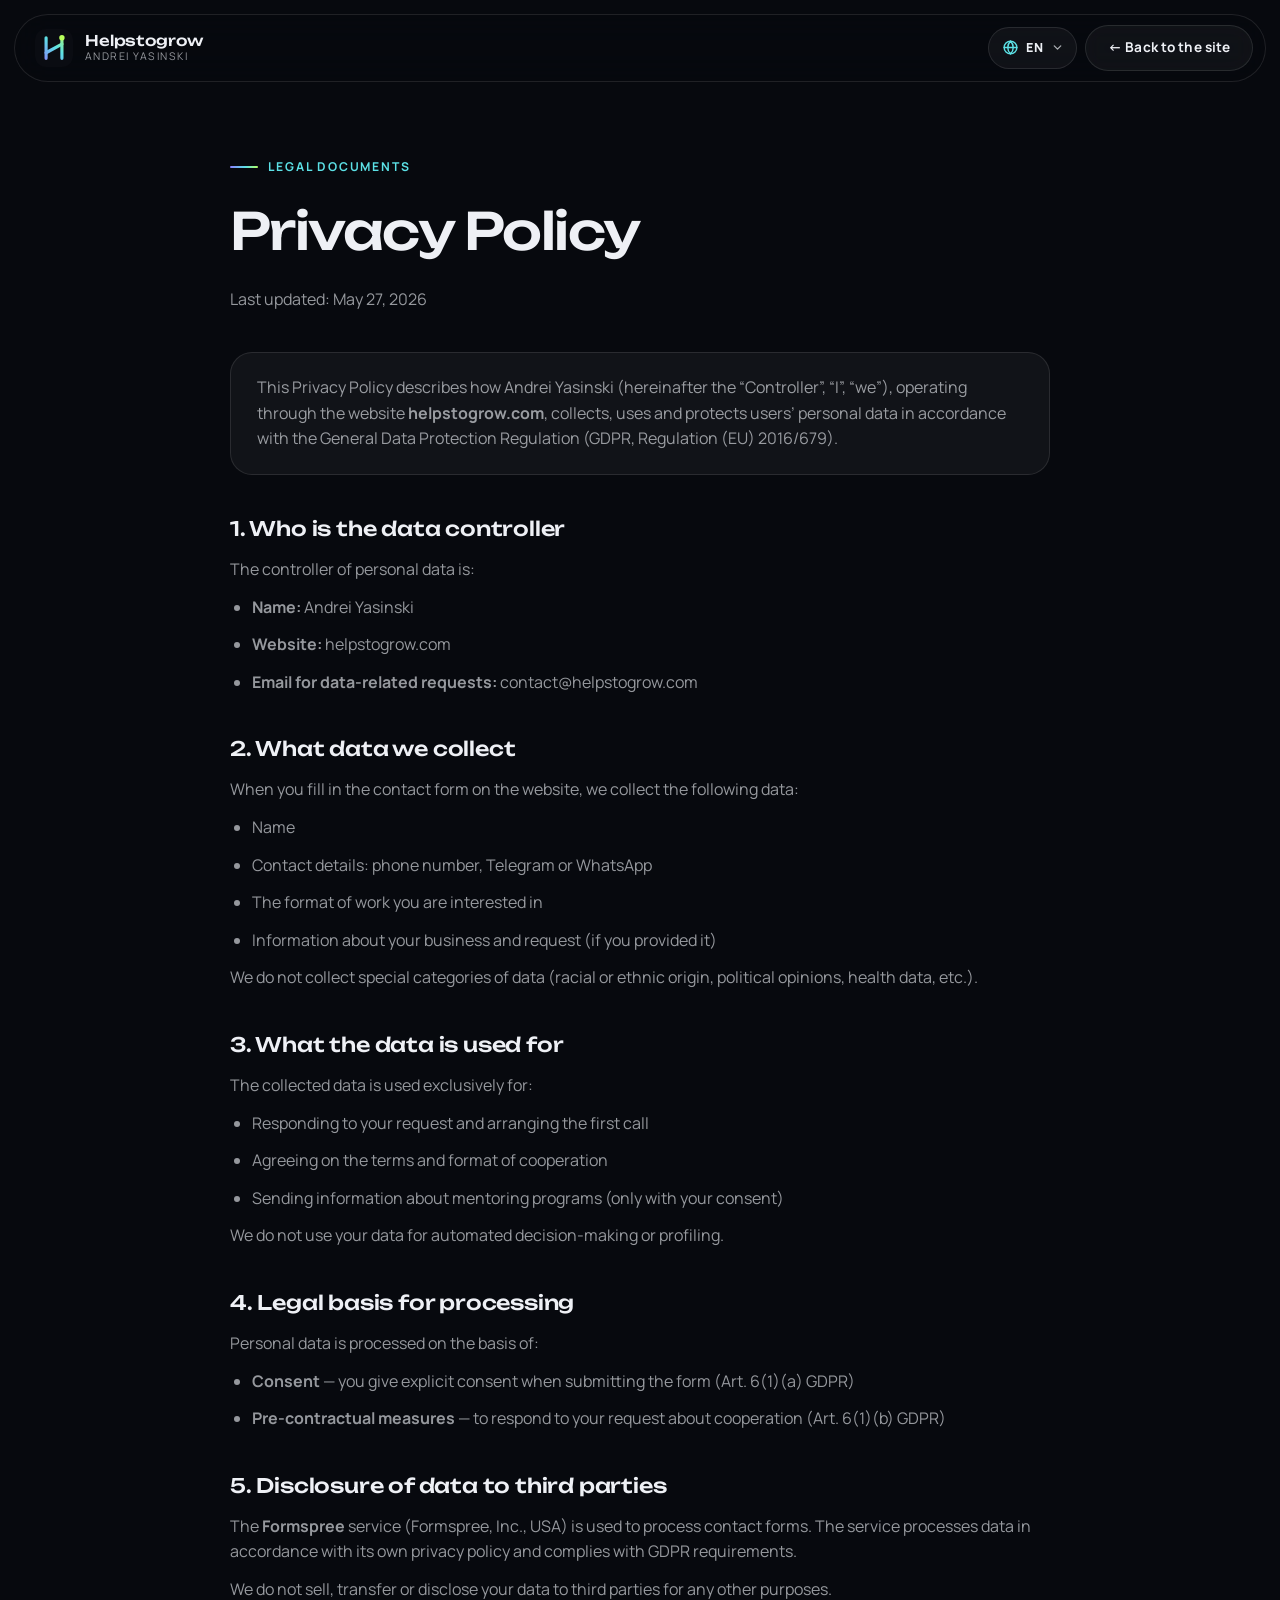
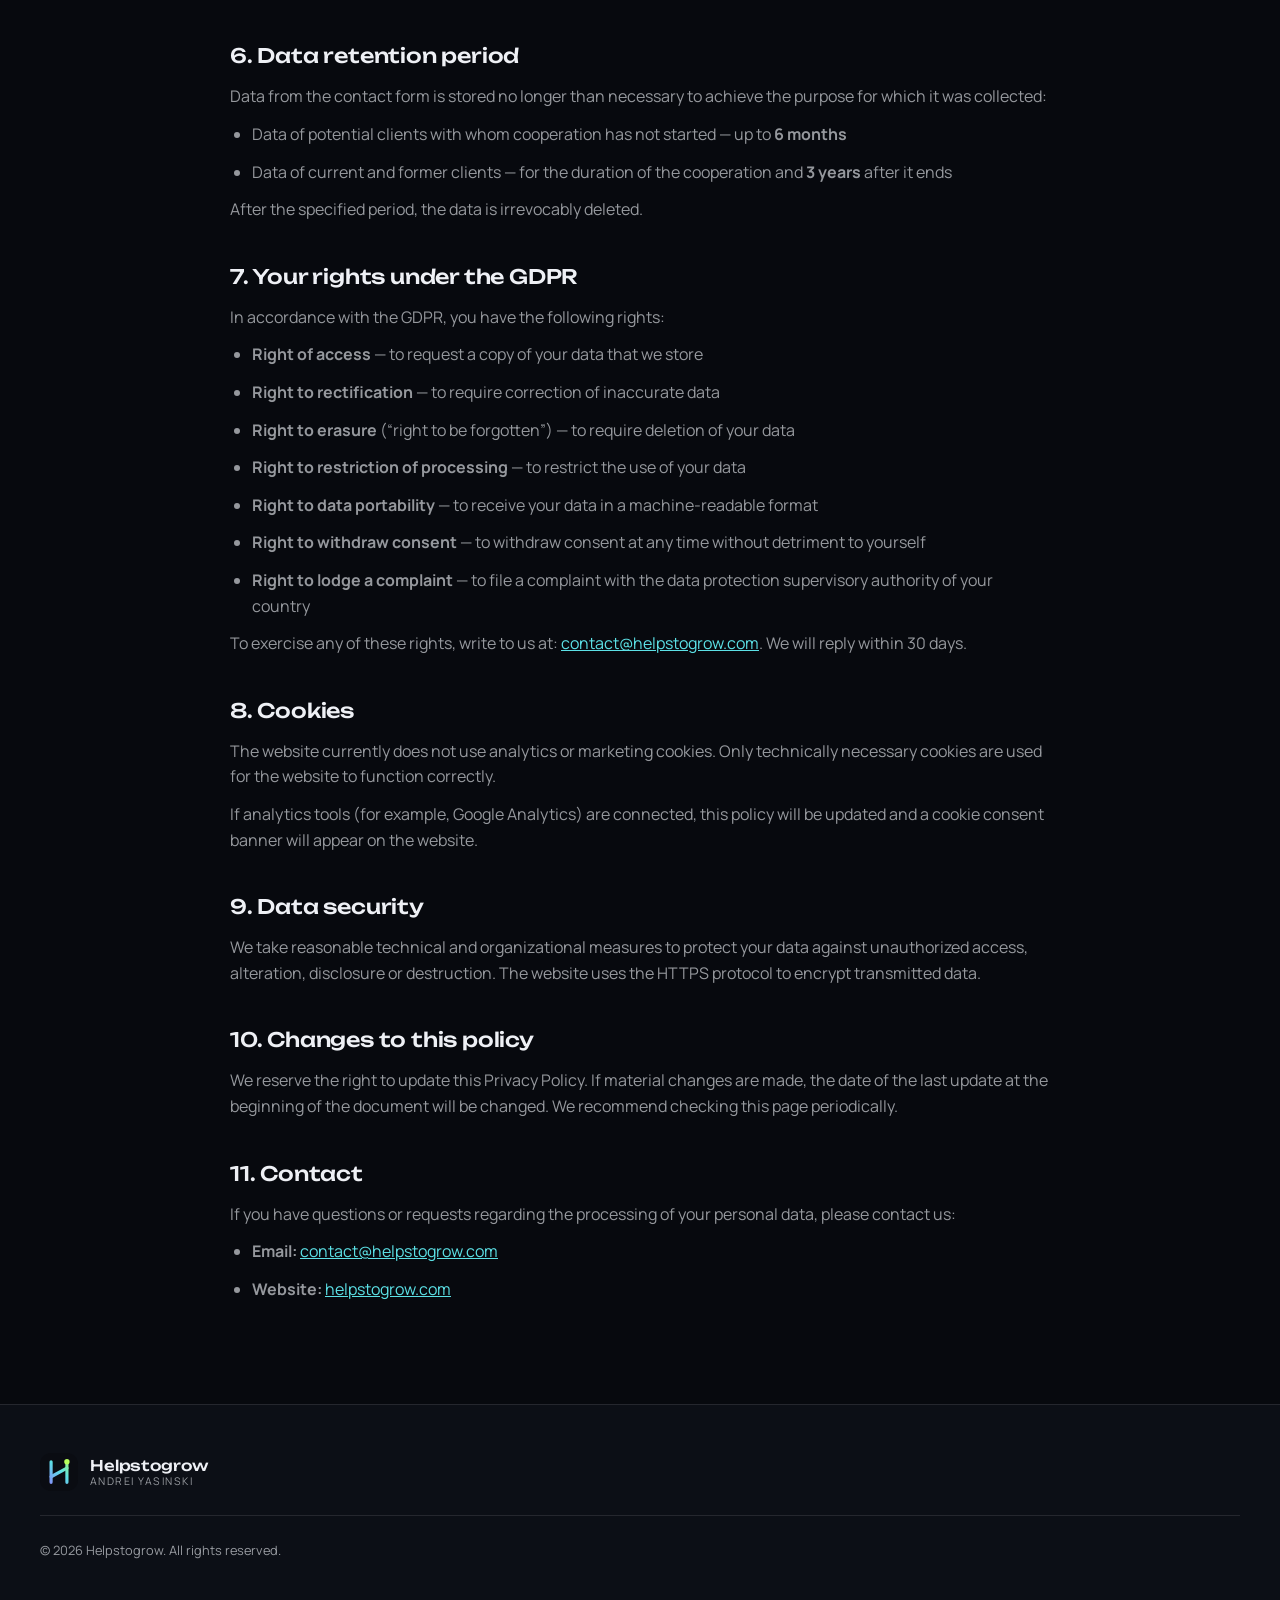
<file: privacy.html>
<!DOCTYPE html>
<html lang="ru" data-theme="dark">
<head>
<meta charset="UTF-8">
<meta name="viewport" content="width=device-width, initial-scale=1.0">
<title>Политика конфиденциальности — Helpstogrow</title>
<meta name="robots" content="noindex">
<link rel="icon" type="image/svg+xml" href="favicon.svg?v=2">
<link rel="apple-touch-icon" href="apple-touch-icon.png?v=2">
<link rel="preconnect" href="https://fonts.googleapis.com">
<link rel="preconnect" href="https://fonts.gstatic.com" crossorigin>
<link href="https://fonts.googleapis.com/css2?family=Manrope:wght@400;500;600;700;800&family=Unbounded:wght@400;500;600&display=swap&subset=cyrillic" rel="stylesheet">
<link rel="stylesheet" href="assets/style.css">
<script>try{var t=localStorage.getItem('htg-theme');if(t)document.documentElement.setAttribute('data-theme',t)}catch(e){}</script>
</head>
<body>
<svg width="0" height="0" style="position:absolute" aria-hidden="true"><defs>
<linearGradient id="gMark" x1="6" y1="40" x2="40" y2="6" gradientUnits="userSpaceOnUse"><stop offset="0" stop-color="#8E7CFF"/><stop offset=".55" stop-color="#5CE1E6"/><stop offset="1" stop-color="#B8FF5C"/></linearGradient>
<symbol id="mark" viewBox="0 0 48 48"><rect width="48" height="48" rx="14" fill="#0A0C12"/><path d="M14 37V11M34 37V11" stroke="url(#gMark)" stroke-width="4" stroke-linecap="round" fill="none"/><path d="M14 30L34 19" stroke="url(#gMark)" stroke-width="4" stroke-linecap="round" fill="none"/><circle cx="34" cy="11" r="3.4" fill="#B8FF5C"/></symbol>
</defs></svg>
<header class="nav">
  <a href="index.html" class="logo"><svg aria-hidden="true"><use href="#mark"/></svg><span class="logo-text"><span class="logo-name">Helpstogrow</span><span class="logo-sub" data-i18n="p001">Андрей Ясинский</span></span></a>
  <div class="nav-right"><div class="lang" id="lang">
      <button class="lang-btn" id="langBtn" type="button" aria-haspopup="listbox" aria-expanded="false" aria-controls="langMenu" aria-label="Язык">
        <svg class="globe" viewBox="0 0 24 24" fill="none" stroke="currentColor" stroke-width="2" stroke-linecap="round" stroke-linejoin="round" aria-hidden="true"><circle cx="12" cy="12" r="9"/><path d="M3 12h18M12 3c2.6 2.6 3.9 5.6 3.9 9s-1.3 6.4-3.9 9c-2.6-2.6-3.9-5.6-3.9-9S9.4 5.6 12 3z"/></svg>
        <span class="lang-code" id="langCode">RU</span>
        <svg class="chev" viewBox="0 0 24 24" fill="none" stroke="currentColor" stroke-width="2.4" stroke-linecap="round" stroke-linejoin="round" aria-hidden="true"><path d="M6 9l6 6 6-6"/></svg>
      </button>
      <ul class="lang-menu" id="langMenu" role="listbox" aria-label="Язык">
        <li role="option" tabindex="-1" data-lang="ru" aria-selected="true"><span class="lc">RU</span><span class="ln">Русский</span><svg class="ck" viewBox="0 0 24 24" fill="none" stroke="currentColor" stroke-width="2.6" stroke-linecap="round" stroke-linejoin="round" aria-hidden="true"><path d="M5 12.5l4.5 4.5L19 7.5"/></svg></li>
        <li role="option" tabindex="-1" data-lang="uk" aria-selected="false"><span class="lc">UA</span><span class="ln">Українська</span><svg class="ck" viewBox="0 0 24 24" fill="none" stroke="currentColor" stroke-width="2.6" stroke-linecap="round" stroke-linejoin="round" aria-hidden="true"><path d="M5 12.5l4.5 4.5L19 7.5"/></svg></li>
        <li role="option" tabindex="-1" data-lang="pl" aria-selected="false"><span class="lc">PL</span><span class="ln">Polski</span><svg class="ck" viewBox="0 0 24 24" fill="none" stroke="currentColor" stroke-width="2.6" stroke-linecap="round" stroke-linejoin="round" aria-hidden="true"><path d="M5 12.5l4.5 4.5L19 7.5"/></svg></li>
        <li role="option" tabindex="-1" data-lang="en" aria-selected="false"><span class="lc">EN</span><span class="ln">English</span><svg class="ck" viewBox="0 0 24 24" fill="none" stroke="currentColor" stroke-width="2.6" stroke-linecap="round" stroke-linejoin="round" aria-hidden="true"><path d="M5 12.5l4.5 4.5L19 7.5"/></svg></li>
        <li role="option" tabindex="-1" data-lang="de" aria-selected="false"><span class="lc">DE</span><span class="ln">Deutsch</span><svg class="ck" viewBox="0 0 24 24" fill="none" stroke="currentColor" stroke-width="2.6" stroke-linecap="round" stroke-linejoin="round" aria-hidden="true"><path d="M5 12.5l4.5 4.5L19 7.5"/></svg></li>
      </ul>
    </div><a href="index.html" class="btn btn-ghost" data-i18n="p002">← Вернуться на сайт</a></div>
</header>
<main class="legal"><div class="container">


  <span class="eyebrow" data-i18n="p003">Юридические документы</span>
  <h1 data-i18n="p004">Политика конфиденциальности</h1>
  <p class="upd" data-i18n="p005">Последнее обновление: 27 мая 2026 года</p>

  <div class="highlight">
      <p data-i18n="p006" data-i18n-html>Настоящая Политика конфиденциальности описывает, как Андрей Ясинский (далее — «Оператор», «я», «мы»), действующий через сайт <strong>helpstogrow.com</strong>, собирает, использует и защищает персональные данные пользователей в соответствии с Общим регламентом о защите данных (GDPR, Регламент ЕС 2016/679).</p></div>
    
  

  <h2 data-i18n="p007">1. Кто является оператором данных</h2>
    <p data-i18n="p008">Оператором персональных данных является:</p>
    <ul>
      <li data-i18n="p009" data-i18n-html><strong>Имя:</strong> Андрей Ясинский</li>
      <li data-i18n="p010" data-i18n-html><strong>Сайт:</strong> helpstogrow.com</li>
      <li data-i18n="p011" data-i18n-html><strong>Email для запросов по данным:</strong> contact@helpstogrow.com</li>
    </ul>
  

  <h2 data-i18n="p012">2. Какие данные мы собираем</h2>
    <p data-i18n="p013">При заполнении формы обратной связи на сайте мы собираем следующие данные:</p>
    <ul>
      <li data-i18n="p014">Имя</li>
      <li data-i18n="p015">Контактные данные: номер телефона, Telegram или WhatsApp</li>
      <li data-i18n="p016">Интересующий формат работы</li>
      <li data-i18n="p017">Информацию о вашем бизнесе и запросе (если вы её указали)</li>
    </ul>
    <p data-i18n="p018">Мы не собираем специальные категории данных (расовое или этническое происхождение, политические взгляды, состояние здоровья и т.д.).</p>
  

  <h2 data-i18n="p019">3. Для чего используются данные</h2>
    <p data-i18n="p020">Собранные данные используются исключительно для:</p>
    <ul>
      <li data-i18n="p021">Ответа на вашу заявку и организации первичного звонка</li>
      <li data-i18n="p022">Согласования условий и формата сотрудничества</li>
      <li data-i18n="p023">Направления информации о программах наставничества (только с вашего согласия)</li>
    </ul>
    <p data-i18n="p024">Мы не используем ваши данные для автоматического принятия решений или профилирования.</p>
  

  <h2 data-i18n="p025">4. Правовое основание обработки</h2>
    <p data-i18n="p026">Обработка персональных данных осуществляется на основании:</p>
    <ul>
      <li data-i18n="p027" data-i18n-html><strong>Согласия</strong> — вы явно даёте согласие при отправке формы (ст. 6(1)(a) GDPR)</li>
      <li data-i18n="p028" data-i18n-html><strong>Преддоговорных мер</strong> — для ответа на ваш запрос о сотрудничестве (ст. 6(1)(b) GDPR)</li>
    </ul>
  

  <h2 data-i18n="p029">5. Передача данных третьим лицам</h2>
    <p data-i18n="p030" data-i18n-html>Для обработки форм обратной связи используется сервис <strong>Formspree</strong> (Formspree, Inc., США). Сервис обрабатывает данные в соответствии со своей политикой конфиденциальности и соблюдает требования GDPR.</p>
    <p data-i18n="p031">Мы не продаём, не передаём и не раскрываем ваши данные третьим лицам в каких-либо иных целях.</p>
  

  <h2 data-i18n="p032">6. Срок хранения данных</h2>
    <p data-i18n="p033">Данные из формы обратной связи хранятся не дольше, чем это необходимо для достижения цели их сбора:</p>
    <ul>
      <li data-i18n="p034" data-i18n-html>Данные потенциальных клиентов, с которыми не началось сотрудничество — до <strong>6 месяцев</strong></li>
      <li data-i18n="p035" data-i18n-html>Данные действующих и бывших клиентов — в течение срока сотрудничества и <strong>3 лет</strong> после его окончания</li>
    </ul>
    <p data-i18n="p036">По истечении указанного срока данные безвозвратно удаляются.</p>
  

  <h2 data-i18n="p037">7. Ваши права по GDPR</h2>
    <p data-i18n="p038">В соответствии с GDPR вы имеете следующие права:</p>
    <ul>
      <li data-i18n="p039" data-i18n-html><strong>Право на доступ</strong> — запросить копию ваших данных, которые мы храним</li>
      <li data-i18n="p040" data-i18n-html><strong>Право на исправление</strong> — потребовать исправления неточных данных</li>
      <li data-i18n="p041" data-i18n-html><strong>Право на удаление</strong> («право быть забытым») — потребовать удаления ваших данных</li>
      <li data-i18n="p042" data-i18n-html><strong>Право на ограничение обработки</strong> — ограничить использование ваших данных</li>
      <li data-i18n="p043" data-i18n-html><strong>Право на переносимость</strong> — получить ваши данные в машиночитаемом формате</li>
      <li data-i18n="p044" data-i18n-html><strong>Право на отзыв согласия</strong> — отозвать согласие в любой момент без ущерба для себя</li>
      <li data-i18n="p045" data-i18n-html><strong>Право на жалобу</strong> — подать жалобу в надзорный орган по защите данных вашей страны</li>
    </ul>
    <p data-i18n="p046" data-i18n-html>Для реализации любого из этих прав напишите нам на: <a href="mailto:contact@helpstogrow.com">contact@helpstogrow.com</a>. Мы ответим в течение 30 дней.</p>
  

  <h2 data-i18n="p047">8. Файлы cookie</h2>
    <p data-i18n="p048">В настоящее время сайт не использует аналитические или маркетинговые файлы cookie. Используются только технически необходимые файлы cookie для корректной работы сайта.</p>
    <p data-i18n="p049">При подключении аналитических инструментов (например, Google Analytics) настоящая политика будет обновлена, а на сайте появится баннер согласия на использование cookie.</p>
  

  <h2 data-i18n="p050">9. Безопасность данных</h2>
    <p data-i18n="p051">Мы принимаем разумные технические и организационные меры для защиты ваших данных от несанкционированного доступа, изменения, раскрытия или уничтожения. Сайт использует протокол HTTPS для шифрования передаваемых данных.</p>
  

  <h2 data-i18n="p052">10. Изменения в политике</h2>
    <p data-i18n="p053">Мы оставляем за собой право обновлять настоящую Политику конфиденциальности. При внесении существенных изменений дата последнего обновления в начале документа будет изменена. Рекомендуем периодически проверять эту страницу.</p>
  

  <h2 data-i18n="p054">11. Контакты</h2>
    <p data-i18n="p055">Если у вас есть вопросы или запросы относительно обработки ваших персональных данных, свяжитесь с нами:</p>
    <ul>
      <li><strong>Email:</strong> <a href="mailto:contact@helpstogrow.com">contact@helpstogrow.com</a></li>
      <li><strong data-i18n="p056">Сайт:</strong> <a href="https://helpstogrow.com">helpstogrow.com</a></li>
    </ul>
  


</div></main>
<footer><div class="container foot"><a href="index.html" class="logo"><svg aria-hidden="true"><use href="#mark"/></svg><span class="logo-text"><span class="logo-name">Helpstogrow</span><span class="logo-sub" data-i18n="p057">Андрей Ясинский</span></span></a><div class="copy" data-i18n="p058" data-i18n-html>© <span id="y"></span> Helpstogrow. Все права защищены.</div></div></footer>
<script>document.getElementById('y').textContent=new Date().getFullYear()</script>
<script src="assets/i18n.js"></script>
</body>
</html>
</file>
<file: assets/style.css>
/* Helpstogrow — brand v2 "Growth Network" */

*, *::before, *::after { box-sizing: border-box; margin: 0; padding: 0; }

:root {
  --bg: #07090E;
  --bg-2: #0C0F16;
  --surface: rgba(255,255,255,0.045);
  --surface-2: rgba(255,255,255,0.08);
  --line: rgba(255,255,255,0.10);
  --text: #EEF0F5;
  --muted: rgba(238,240,245,0.62);
  --lime: #B8FF5C;
  --aqua: #5CE1E6;
  --violet: #8E7CFF;
  --accent-ink: #07090E;
  --grad: linear-gradient(120deg, var(--violet) 0%, var(--aqua) 55%, var(--lime) 100%);
  --shadow: 0 30px 80px -30px rgba(0,0,0,0.7);
  --radius: 22px;
  --ease: cubic-bezier(.2,.8,.2,1);
  --font-display: 'Unbounded', 'Manrope', system-ui, sans-serif;
  --font-body: 'Manrope', system-ui, sans-serif;
  color-scheme: dark;
}

:root[data-theme="light"] {
  --bg: #F6F7FB;
  --bg-2: #ECEEF6;
  --surface: rgba(10,12,24,0.04);
  --surface-2: rgba(10,12,24,0.07);
  --line: rgba(10,12,24,0.11);
  --text: #0B0E1A;
  --muted: rgba(11,14,26,0.62);
  --lime: #5FB000;
  --aqua: #0BA5B0;
  --violet: #5B49E6;
  --accent-ink: #FFFFFF;
  --shadow: 0 30px 70px -35px rgba(20,24,60,0.35);
  color-scheme: light;
}

html { scroll-behavior: smooth; scroll-padding-top: 84px; }
body {
  background: var(--bg);
  color: var(--text);
  font-family: var(--font-body);
  font-weight: 400;
  line-height: 1.6;
  overflow-x: hidden;
  -webkit-font-smoothing: antialiased;
  transition: background .5s var(--ease), color .5s var(--ease);
}
body.locked { overflow: hidden; }
img, svg { display: block; max-width: 100%; }
a { color: inherit; }
button, input, select, textarea { font: inherit; color: inherit; }
::selection { background: var(--lime); color: var(--accent-ink); }
:focus-visible { outline: 2px solid var(--aqua); outline-offset: 3px; border-radius: 6px; }

.grad-text {
  background: var(--grad);
  background-size: 200% 100%;
  -webkit-background-clip: text; background-clip: text;
  -webkit-text-fill-color: transparent; color: transparent;
  animation: gradShift 8s ease-in-out infinite alternate;
}
@keyframes gradShift { to { background-position: 100% 0; } }

.container { width: min(1200px, 100% - 48px); margin-inline: auto; }
section { position: relative; padding: clamp(80px, 11vw, 150px) 0; }

/* ───── Utilities / reveal ───── */
.js [data-reveal] {
  opacity: 0; transform: translateY(32px);
  transition: opacity .9s var(--ease), transform .9s var(--ease);
  transition-delay: var(--d, 0s);
}
.js [data-reveal].in { opacity: 1; transform: none; }

.eyebrow {
  display: inline-flex; align-items: center; gap: 10px;
  font-size: .76rem; font-weight: 700; letter-spacing: .16em; text-transform: uppercase;
  color: var(--aqua);
}
.eyebrow::before { content: ''; width: 28px; height: 2px; background: var(--grad); border-radius: 2px; }
.h2 {
  font-family: var(--font-display);
  font-size: clamp(1.9rem, 4.2vw, 3.4rem);
  font-weight: 500; line-height: 1.12; letter-spacing: -0.02em;
  margin: 18px 0 0;
}
.lead { color: var(--muted); font-size: 1.05rem; max-width: 520px; }
.sec-head { display: flex; justify-content: space-between; align-items: end; gap: 40px; margin-bottom: clamp(40px, 6vw, 72px); flex-wrap: wrap; }

h1, h2, h3, h4 { overflow-wrap: anywhere; }   /* a very long word wraps instead of being clipped (also shrinks min-content) */
.tabs > *, .programs-grid > *, .about-grid > *, .faq-grid > *, .cta-grid > *, .result > * { min-width: 0; }

/* ───── Buttons ───── */
.btn {
  position: relative; display: inline-flex; align-items: center; justify-content: center; gap: 10px;
  padding: 16px 30px; border-radius: 999px; border: 0; cursor: pointer; text-decoration: none;
  font-weight: 700; font-size: .95rem; letter-spacing: .01em;
  transition: transform .25s var(--ease), box-shadow .3s, background .3s;
  will-change: transform;
}
.btn-primary {
  background: var(--grad); background-size: 160% 100%; color: var(--accent-ink);
  box-shadow: 0 10px 40px -10px rgba(92,225,230,.55);
}
.btn-primary:hover { background-position: 100% 0; box-shadow: 0 16px 50px -8px rgba(184,255,92,.55); }
.btn-ghost { background: var(--surface); color: var(--text); border: 1px solid var(--line); backdrop-filter: blur(10px); }
.btn-ghost:hover { background: var(--surface-2); }
.btn .arr { transition: transform .3s var(--ease); }
.btn:hover .arr { transform: translateX(5px); }
.btn:disabled { opacity: .6; cursor: progress; }

/* ───── Loader ───── */
.loader {
  position: fixed; inset: 0; z-index: 1000; background: var(--bg);
  display: grid; place-items: center;
  transition: opacity .7s var(--ease), visibility .7s;
}
.loader.done { opacity: 0; visibility: hidden; }
.loader-inner { display: grid; justify-items: center; gap: 22px; }
.loader svg { width: 84px; height: 84px; overflow: visible; }
.loader .draw { stroke-dasharray: 200; stroke-dashoffset: 200; animation: draw 1.1s var(--ease) forwards; }
.loader .draw.d2 { animation-delay: .15s; } .loader .draw.d3 { animation-delay: .4s; }
.loader .dot { transform-origin: 45px 14px; opacity: 0; animation: pop .5s var(--ease) .95s forwards; }
.loader-word { font-family: var(--font-display); font-size: .85rem; letter-spacing: .4em; text-transform: uppercase; opacity: 0; animation: fadeIn .6s ease .6s forwards; }
.loader-bar { width: 140px; height: 2px; background: var(--line); border-radius: 2px; overflow: hidden; }
.loader-bar i { display: block; height: 100%; width: 0; background: var(--grad); animation: load 1.3s var(--ease) forwards; }
@keyframes draw { to { stroke-dashoffset: 0; } }
@keyframes pop { from { opacity: 0; transform: scale(0); } to { opacity: 1; transform: scale(1); } }
@keyframes fadeIn { to { opacity: 1; } }
@keyframes load { to { width: 100%; } }

/* ───── Progress / ambient ───── */
.progress { position: fixed; top: 0; left: 0; height: 3px; width: 100%; z-index: 300; background: var(--grad); transform-origin: 0 50%; transform: scaleX(0); }
.cursor-glow {
  position: fixed; top: 0; left: 0; width: 520px; height: 520px; margin: -260px 0 0 -260px; z-index: 0; pointer-events: none;
  background: radial-gradient(circle, rgba(92,225,230,.13), transparent 62%);
  opacity: 0; transition: opacity .5s; will-change: transform;
}
.cursor-glow.on { opacity: 1; }
.noise { position: fixed; inset: 0; z-index: 1; pointer-events: none; opacity: .05; mix-blend-mode: overlay;
  background-image: url("data:image/svg+xml,%3Csvg xmlns='http://www.w3.org/2000/svg' width='160' height='160'%3E%3Cfilter id='n'%3E%3CfeTurbulence type='fractalNoise' baseFrequency='.9' numOctaves='2' stitchTiles='stitch'/%3E%3C/filter%3E%3Crect width='100%25' height='100%25' filter='url(%23n)'/%3E%3C/svg%3E"); }
main, footer { position: relative; z-index: 2; }

/* ───── Nav ───── */
.nav {
  position: fixed; top: 14px; left: 50%; transform: translateX(-50%); z-index: 200;
  width: min(1320px, 100% - 28px);
  display: flex; align-items: center; justify-content: space-between; gap: 12px;
  padding: 10px 12px 10px 20px; border-radius: 999px;
  background: color-mix(in srgb, var(--bg) 62%, transparent);
  border: 1px solid var(--line); backdrop-filter: blur(18px) saturate(1.4); -webkit-backdrop-filter: blur(18px) saturate(1.4);
  transition: background .4s, transform .5s var(--ease);
}
.nav.hide { transform: translate(-50%, -140%); }
.logo { display: inline-flex; align-items: center; gap: 12px; text-decoration: none; }
.logo svg { flex: none; width: 38px; height: 38px; transition: transform .6s var(--ease); }
.logo:hover svg { transform: rotate(-8deg) scale(1.08); }
.logo-text { display: grid; line-height: 1.15; white-space: nowrap; }
.logo-name { font-family: var(--font-display); font-weight: 500; font-size: .92rem; letter-spacing: -.01em; }
.logo-sub { font-size: .66rem; letter-spacing: .14em; text-transform: uppercase; color: var(--muted); }
.nav-links { display: flex; gap: 4px; list-style: none; }
.nav-links a {
  white-space: nowrap; position: relative; display: block; padding: 9px 10px; border-radius: 999px; text-decoration: none;
  font-size: .85rem; font-weight: 600; color: var(--muted); transition: color .25s, background .25s;
}
.nav-links a:hover { color: var(--text); background: var(--surface); }
.nav-links a.active { color: var(--text); background: var(--surface-2); }
.nav-right { display: flex; align-items: center; gap: 8px; }
.icon-btn {
  width: 42px; height: 42px; border-radius: 50%; border: 1px solid var(--line); background: var(--surface); cursor: pointer;
  display: grid; place-items: center; transition: background .25s, transform .3s var(--ease);
}
.icon-btn:hover { background: var(--surface-2); transform: rotate(12deg); }
.icon-btn svg { width: 18px; height: 18px; }
.theme-toggle .sun { display: none; } :root[data-theme="light"] .theme-toggle .sun { display: block; } :root[data-theme="light"] .theme-toggle .moon { display: none; }
.kbd-btn { white-space: nowrap; width: auto; padding: 0 14px; border-radius: 999px; gap: 8px; font-size: .78rem; color: var(--muted); display: inline-flex; }
.kbd-btn kbd { font: inherit; font-size: .7rem; border: 1px solid var(--line); border-radius: 6px; padding: 1px 6px; }
.nav .btn { padding: 11px 22px; font-size: .85rem; white-space: nowrap; }
.burger { display: none; }

.mobile-menu {
  position: fixed; inset: 0; z-index: 190; background: color-mix(in srgb, var(--bg) 94%, transparent); backdrop-filter: blur(22px);
  display: flex; flex-direction: column; justify-content: center; gap: 6px; padding: 100px 32px 40px;
  opacity: 0; visibility: hidden; transition: opacity .4s, visibility .4s;
}
.mobile-menu.open { opacity: 1; visibility: visible; }
.mobile-menu a {
  font-family: var(--font-display); font-size: 1.7rem; text-decoration: none; padding: 8px 0;
  transform: translateY(20px); opacity: 0; transition: transform .6s var(--ease), opacity .6s;
}
.mobile-menu.open a { transform: none; opacity: 1; }
.mobile-menu.open a:nth-child(2){transition-delay:.05s}.mobile-menu.open a:nth-child(3){transition-delay:.1s}.mobile-menu.open a:nth-child(4){transition-delay:.15s}
.mobile-menu.open a:nth-child(5){transition-delay:.2s}.mobile-menu.open a:nth-child(6){transition-delay:.25s}.mobile-menu.open a:nth-child(7){transition-delay:.3s}.mobile-menu.open a:nth-child(8){transition-delay:.35s}

/* ───── Hero ───── */
.hero { min-height: 100vh; min-height: 100svh; display: grid; align-items: center; padding: 140px 0 90px; overflow: hidden; }
#net { position: absolute; inset: 0; width: 100%; height: 100%; z-index: 0; }
.aurora { position: absolute; inset: 0; overflow: hidden; z-index: 0; pointer-events: none; }
.aurora i { position: absolute; border-radius: 50%; filter: blur(90px); opacity: .5; will-change: transform; }
.aurora i:nth-child(1) { width: 560px; height: 560px; background: var(--violet); top: -12%; left: -8%; animation: float1 18s ease-in-out infinite alternate; }
.aurora i:nth-child(2) { width: 480px; height: 480px; background: var(--aqua); bottom: -18%; right: 6%; animation: float2 22s ease-in-out infinite alternate; opacity: .35; }
.aurora i:nth-child(3) { width: 340px; height: 340px; background: var(--lime); top: 28%; right: 30%; animation: float3 16s ease-in-out infinite alternate; opacity: .22; }
:root[data-theme="light"] .aurora i { opacity: .28; }
@keyframes float1 { to { transform: translate(140px, 90px) scale(1.15); } }
@keyframes float2 { to { transform: translate(-160px, -70px) scale(1.2); } }
@keyframes float3 { to { transform: translate(-90px, 120px) scale(.85); } }
.hero::after { content: ''; position: absolute; inset: auto 0 0; height: 160px; background: linear-gradient(transparent, var(--bg)); z-index: 1; pointer-events: none; }
.hero-grid { position: relative; z-index: 2; display: grid; grid-template-columns: 1.15fr .85fr; gap: 60px; align-items: center; }
.hero-grid > * { min-width: 0; }   /* let grid columns shrink to the container (long words in uk / pl) */
.badge {
  display: inline-flex; align-items: center; gap: 10px; padding: 8px 16px 8px 12px; border-radius: 999px;
  background: var(--surface); border: 1px solid var(--line); backdrop-filter: blur(10px);
  font-size: .8rem; font-weight: 600; color: var(--muted);
}
.badge .live { width: 8px; height: 8px; border-radius: 50%; background: var(--lime); box-shadow: 0 0 0 0 var(--lime); animation: ping 2s infinite; }
@keyframes ping { 70% { box-shadow: 0 0 0 10px transparent; } 100% { box-shadow: 0 0 0 0 transparent; } }
.hero h1 {
  font-family: var(--font-display); font-weight: 500; letter-spacing: -.035em; line-height: 1.04;
  font-size: clamp(2.5rem, 5.6vw, 5rem); margin: 26px 0 28px;
}
.hero h1 .w { display: inline-block; overflow: hidden; vertical-align: top; padding-bottom: .1em; margin-bottom: -.1em; }
.hero h1 .w > span { display: inline-block; transform: translateY(110%); animation: rise .9s var(--ease) forwards; animation-delay: calc(var(--i) * .08s + .15s); }
.js-off .hero h1 .w > span { transform: none; animation: none; }
@keyframes rise { to { transform: none; } }
.rotator { display: inline-block; position: relative; min-width: 4ch; white-space: nowrap; }
.rotator-cursor { display: inline-block; width: .07em; height: .85em; margin-left: .06em; background: var(--lime); vertical-align: -.05em; animation: blink 1s steps(1) infinite; }
@keyframes blink { 50% { opacity: 0; } }
.hero-desc { color: var(--muted); font-size: clamp(1rem, 1.4vw, 1.15rem); max-width: 540px; margin-bottom: 36px; }
.hero-cta { display: flex; flex-wrap: wrap; gap: 14px; margin-bottom: 40px; }
.chips { display: flex; flex-wrap: wrap; gap: 8px; }
.chip { padding: 7px 14px; border-radius: 999px; border: 1px solid var(--line); background: var(--surface); font-size: .8rem; font-weight: 600; color: var(--muted); }

.hero-card {
  position: relative; border-radius: 28px; padding: 28px; border: 1px solid var(--line);
  background: linear-gradient(160deg, var(--surface-2), var(--surface)); backdrop-filter: blur(22px);
  box-shadow: var(--shadow); transform-style: preserve-3d;
}
.hero-card::before { content: ''; position: absolute; inset: -1px; border-radius: inherit; padding: 1px; background: var(--grad); opacity: .45;
  -webkit-mask: linear-gradient(#000 0 0) content-box, linear-gradient(#000 0 0); -webkit-mask-composite: xor; mask-composite: exclude; pointer-events: none; }
.hc-top { display: flex; justify-content: space-between; align-items: center; font-size: .78rem; color: var(--muted); font-weight: 600; margin-bottom: 18px; }
.hc-top b { color: var(--lime); }
.spark { width: 100%; height: 130px; margin-bottom: 20px; overflow: visible; }
.spark .line { fill: none; stroke: url(#sparkG); stroke-width: 3; stroke-linecap: round; stroke-linejoin: round; stroke-dasharray: 700; stroke-dashoffset: 700; animation: draw 2.4s var(--ease) 1s forwards; }
.spark .area { fill: url(#sparkA); opacity: 0; animation: fadeIn 1s ease 2.2s forwards; }
.spark .pt { fill: var(--lime); opacity: 0; animation: pop .5s var(--ease) 3.2s forwards; transform-origin: 300px 18px; }
.hc-stats { display: grid; grid-template-columns: repeat(3, 1fr); gap: 10px; }
.hc-stats > * { min-width: 0; }
.hc-stat { padding: 14px 12px; border-radius: 16px; background: var(--surface); border: 1px solid var(--line); }
.hc-stat strong { display: block; font-family: var(--font-display); font-weight: 500; font-size: 1.35rem; letter-spacing: -.02em; }
.hc-stat span { font-size: .7rem; color: var(--muted); line-height: 1.3; display: block; margin-top: 2px; }
.float-tag {
  position: absolute; padding: 10px 16px; border-radius: 14px; font-size: .78rem; font-weight: 700;
  background: color-mix(in srgb, var(--bg) 78%, transparent); border: 1px solid var(--line); backdrop-filter: blur(14px);
  box-shadow: var(--shadow); display: flex; align-items: center; gap: 8px; animation: bob 5s ease-in-out infinite;
}
.float-tag.t1 { top: -18px; right: -14px; } .float-tag.t2 { bottom: -20px; left: -26px; animation-delay: -2.4s; }
.float-tag i { width: 8px; height: 8px; border-radius: 50%; background: var(--lime); }
.float-tag.t2 i { background: var(--violet); }
@keyframes bob { 50% { transform: translateY(-9px); } }
.scroll-hint { position: absolute; left: 50%; bottom: 26px; z-index: 3; transform: translateX(-50%); width: 24px; height: 40px; border: 2px solid var(--line); border-radius: 14px; }
.scroll-hint::after { content: ''; position: absolute; left: 50%; top: 7px; width: 3px; height: 8px; margin-left: -1.5px; border-radius: 3px; background: var(--aqua); animation: wheel 1.8s ease-in-out infinite; }
@keyframes wheel { 0% { opacity: 1; transform: translateY(0); } 80% { opacity: 0; transform: translateY(14px); } 100% { opacity: 0; } }

/* ───── Marquee ───── */
.marquee { padding: 26px 0; border-block: 1px solid var(--line); background: var(--bg-2); overflow: hidden; position: relative; z-index: 2; }
.marquee-track { display: flex; gap: 48px; width: max-content; animation: marquee 38s linear infinite; }
.marquee:hover .marquee-track { animation-play-state: paused; }
.marquee span { font-family: var(--font-display); font-size: clamp(1.1rem, 2.2vw, 1.7rem); letter-spacing: -.01em; color: var(--muted); display: inline-flex; align-items: center; gap: 48px; white-space: nowrap; }
.marquee span::after { content: '✦'; color: var(--lime); font-size: .8em; }
@keyframes marquee { to { transform: translateX(-50%); } }

/* ───── Spotlight cards ───── */
.card {
  position: relative; border-radius: var(--radius); border: 1px solid var(--line); background: var(--surface);
  padding: 32px; overflow: hidden; isolation: isolate;
  transition: transform .5s var(--ease), border-color .3s, background .3s;
}
.card::before {
  content: ''; position: absolute; inset: 0; z-index: -1; opacity: 0; transition: opacity .35s;
  background: radial-gradient(420px circle at var(--mx, 50%) var(--my, 50%), rgba(92,225,230,.16), transparent 60%);
}
.card:hover::before { opacity: 1; }
.card:hover { border-color: color-mix(in srgb, var(--aqua) 40%, var(--line)); }
.tilt { transform-style: preserve-3d; will-change: transform; }

/* ───── Pillars (bento) ───── */
.bento { display: grid; grid-template-columns: repeat(12, 1fr); gap: 18px; }
.pillar { grid-column: span 6; min-height: 320px; display: flex; flex-direction: column; }
.pillar:nth-child(1), .pillar:nth-child(4) { grid-column: span 7; }
.pillar:nth-child(2), .pillar:nth-child(3) { grid-column: span 5; }
.pillar:nth-child(3), .pillar:nth-child(4) { }
.p-icon {
  width: 58px; height: 58px; border-radius: 18px; display: grid; place-items: center; margin-bottom: auto;
  background: var(--grad); color: var(--accent-ink); transition: transform .5s var(--ease);
}
.p-icon svg { width: 28px; height: 28px; }
.pillar:hover .p-icon { transform: rotate(-8deg) scale(1.1); }
.p-num { position: absolute; top: 26px; right: 30px; font-family: var(--font-display); font-size: 3.4rem; font-weight: 500; color: transparent; -webkit-text-stroke: 1px var(--line); line-height: 1; }
.pillar h3 { font-family: var(--font-display); font-weight: 500; font-size: 1.45rem; letter-spacing: -.02em; margin: 40px 0 12px; }
.pillar p { color: var(--muted); font-size: .98rem; margin-bottom: 20px; max-width: 520px; }
.tags { display: flex; flex-wrap: wrap; gap: 8px; }
.tag { padding: 5px 12px; border-radius: 999px; font-size: .74rem; font-weight: 700; color: var(--aqua); background: color-mix(in srgb, var(--aqua) 10%, transparent); border: 1px solid color-mix(in srgb, var(--aqua) 25%, transparent); }

/* ───── Services (tabs) ───── */
.services { background: var(--bg-2); }
.tabs { display: grid; grid-template-columns: 340px 1fr; gap: 28px; align-items: start; }
.tab-list { display: grid; gap: 8px; position: sticky; top: 100px; }
.tab {
  display: flex; align-items: center; gap: 16px; text-align: left; width: 100%; padding: 16px 20px; border-radius: 18px;
  background: transparent; border: 1px solid transparent; cursor: pointer; transition: background .3s, border-color .3s, transform .3s var(--ease);
}
.tab:hover { background: var(--surface); }
.tab[aria-selected="true"] { background: var(--surface-2); border-color: var(--line); transform: translateX(8px); }
.tab .n { font-family: var(--font-display); font-size: .8rem; color: var(--muted); width: 26px; }
.tab[aria-selected="true"] .n { color: var(--lime); }
.tab .t { font-weight: 700; font-size: 1rem; line-height: 1.25; }
.tab .e { margin-left: auto; font-size: 1.3rem; filter: grayscale(1); opacity: .6; transition: .3s; }
.tab[aria-selected="true"] .e { filter: none; opacity: 1; }
.panel { display: none; padding: clamp(28px, 4vw, 48px); min-height: 440px; }
.panel.active { display: block; animation: panelIn .6s var(--ease); }
@keyframes panelIn { from { opacity: 0; transform: translateY(18px); } }
.panel .big-e { font-size: 3rem; margin-bottom: 18px; }
.panel h3 { font-family: var(--font-display); font-weight: 500; font-size: clamp(1.5rem, 2.6vw, 2.1rem); letter-spacing: -.02em; margin-bottom: 14px; }
.panel > p { color: var(--muted); max-width: 640px; margin-bottom: 28px; }
.checks { list-style: none; display: grid; grid-template-columns: 1fr 1fr; gap: 12px; }
.checks li { display: flex; gap: 12px; align-items: flex-start; padding: 14px 16px; border-radius: 14px; background: var(--surface); border: 1px solid var(--line); font-size: .93rem; font-weight: 500; }
.checks li::before { content: ''; flex: none; width: 20px; height: 20px; margin-top: 1px; border-radius: 50%; background: var(--grad);
  -webkit-mask: url("data:image/svg+xml,%3Csvg xmlns='http://www.w3.org/2000/svg' viewBox='0 0 20 20'%3E%3Cpath d='M10 0a10 10 0 100 20 10 10 0 000-20zm-1.5 14.5L4 10l1.4-1.4 3.1 3.1 6-6L16 7z'/%3E%3C/svg%3E") center/contain no-repeat;
  mask: url("data:image/svg+xml,%3Csvg xmlns='http://www.w3.org/2000/svg' viewBox='0 0 20 20'%3E%3Cpath d='M10 0a10 10 0 100 20 10 10 0 000-20zm-1.5 14.5L4 10l1.4-1.4 3.1 3.1 6-6L16 7z'/%3E%3C/svg%3E") center/contain no-repeat; }

/* ───── About ───── */
.about-grid { display: grid; grid-template-columns: 1fr 1.1fr; gap: clamp(40px, 6vw, 90px); align-items: start; }
.about-sticky { position: sticky; top: 110px; }
.about-sticky .h2 { font-size: clamp(1.7rem, 3.3vw, 2.7rem); }
.quote { margin-top: 36px; padding: 28px 30px; border-radius: var(--radius); border: 1px solid var(--line); background: var(--surface); position: relative; font-size: 1.02rem; line-height: 1.75; }
.quote::before { content: '“'; position: absolute; top: -26px; left: 22px; font-family: var(--font-display); font-size: 5.5rem; line-height: 1; background: var(--grad); -webkit-background-clip: text; background-clip: text; color: transparent; }
.about-body p { color: var(--muted); margin-bottom: 22px; font-size: 1.04rem; }
.about-body p strong { color: var(--text); font-weight: 700; }
.wins { margin-top: 36px; display: grid; gap: 14px; }
.win { display: flex; align-items: center; gap: 24px; padding: 22px 26px; }
.win .num { font-family: var(--font-display); font-weight: 500; font-size: clamp(1.9rem, 3.4vw, 2.8rem); letter-spacing: -.03em; min-width: 140px; }
.win .txt { font-size: .93rem; color: var(--muted); line-height: 1.5; }
.win .txt strong { display: block; color: var(--text); }

/* ───── Process ───── */
.timeline { position: relative; display: grid; gap: 22px; max-width: 900px; margin-inline: auto; padding-left: 70px; }
.tl-rail { position: absolute; left: 22px; top: 12px; bottom: 12px; width: 2px; background: var(--line); border-radius: 2px; }
.tl-fill { position: absolute; inset: 0 0 auto 0; height: 0; background: var(--grad); border-radius: 2px; box-shadow: 0 0 18px var(--aqua); }
.step { position: relative; display: grid; grid-template-columns: 1fr auto; gap: 18px; align-items: start; }
.step .dot {
  position: absolute; left: -70px; top: 26px; width: 46px; height: 46px; border-radius: 50%; display: grid; place-items: center;
  background: var(--bg); border: 2px solid var(--line); font-family: var(--font-display); font-size: .78rem; transition: .5s var(--ease); z-index: 2;
}
.step.on .dot { background: var(--grad); color: var(--accent-ink); border-color: transparent; transform: scale(1.12); box-shadow: 0 0 0 8px color-mix(in srgb, var(--aqua) 15%, transparent); }
.step h4 { font-family: var(--font-display); font-weight: 500; font-size: 1.2rem; letter-spacing: -.01em; margin-bottom: 8px; }
.step p { color: var(--muted); font-size: .96rem; }
.step-tag { padding: 6px 14px; border-radius: 999px; font-size: .74rem; font-weight: 700; background: var(--surface-2); border: 1px solid var(--line); white-space: nowrap; }

/* ───── Diagnostic ───── */
.diag { background: var(--bg-2); overflow: hidden; }
.diag::before { content: ''; position: absolute; width: 700px; height: 700px; border-radius: 50%; background: radial-gradient(circle, rgba(142,124,255,.22), transparent 65%); right: -250px; top: -150px; pointer-events: none; }
.diag-box { position: relative; max-width: 860px; margin-inline: auto; padding: clamp(26px, 4vw, 48px); border-radius: 32px; }
.diag-box::after { content: ''; position: absolute; inset: 0; border-radius: inherit; padding: 1px; background: var(--grad); opacity: .35; -webkit-mask: linear-gradient(#000 0 0) content-box, linear-gradient(#000 0 0); -webkit-mask-composite: xor; mask-composite: exclude; pointer-events: none; }
.q-top { display: flex; justify-content: space-between; align-items: center; font-size: .8rem; font-weight: 700; color: var(--muted); margin-bottom: 14px; letter-spacing: .06em; text-transform: uppercase; }
.q-bar { height: 4px; background: var(--line); border-radius: 4px; overflow: hidden; margin-bottom: 34px; }
.q-bar i { display: block; height: 100%; width: 0; background: var(--grad); transition: width .6s var(--ease); }
.q-view { min-height: 340px; }
.q-view > * { animation: panelIn .55s var(--ease); }
.q-title { font-family: var(--font-display); font-weight: 500; font-size: clamp(1.25rem, 2.4vw, 1.75rem); line-height: 1.25; letter-spacing: -.02em; margin-bottom: 26px; }
.opts { display: grid; gap: 10px; }
.opt {
  display: flex; align-items: center; gap: 16px; text-align: left; padding: 16px 20px; border-radius: 16px; cursor: pointer; width: 100%;
  background: var(--surface); border: 1px solid var(--line); font-weight: 600; font-size: .98rem; transition: .3s var(--ease);
}
.opt:hover { border-color: var(--aqua); background: var(--surface-2); transform: translateX(6px); }
.opt .k { flex: none; width: 28px; height: 28px; border-radius: 9px; display: grid; place-items: center; font-size: .75rem; font-family: var(--font-display); background: var(--surface-2); border: 1px solid var(--line); }
.q-nav { display: flex; justify-content: space-between; margin-top: 22px; }
.link-btn { background: none; border: 0; color: var(--muted); font-weight: 700; font-size: .88rem; cursor: pointer; padding: 6px 2px; }
.link-btn:hover { color: var(--text); }
.q-intro { text-align: center; padding: 20px 0; }
.q-intro p { color: var(--muted); max-width: 520px; margin: 0 auto 30px; }
.result { display: grid; grid-template-columns: 280px 1fr; gap: 34px; align-items: center; }
.radar { width: 100%; max-width: 280px; margin-inline: auto; overflow: visible; }
.radar .ring { fill: none; stroke: var(--line); }
.radar .axis { stroke: var(--line); }
.radar .shape { fill: color-mix(in srgb, var(--aqua) 22%, transparent); stroke: var(--aqua); stroke-width: 2; stroke-linejoin: round; transform-origin: 140px 140px; animation: radarIn 1.1s var(--ease); }
.radar text { fill: var(--muted); font-size: 10.5px; font-weight: 700; font-family: var(--font-body); }
@keyframes radarIn { from { transform: scale(0); opacity: 0; } }
.score { font-family: var(--font-display); font-size: 3.2rem; line-height: 1; letter-spacing: -.03em; }
.result h3 { font-family: var(--font-display); font-weight: 500; font-size: 1.35rem; margin: 10px 0 10px; letter-spacing: -.02em; }
.result p { color: var(--muted); font-size: .96rem; margin-bottom: 8px; }
.result .rec { margin: 16px 0 22px; padding: 14px 18px; border-radius: 14px; background: var(--surface); border: 1px dashed color-mix(in srgb, var(--lime) 55%, var(--line)); font-size: .92rem; }
.result .rec b { color: var(--lime); }
.result .actions { display: flex; flex-wrap: wrap; gap: 10px; align-items: center; }

/* ───── Programs ───── */
.programs-grid { display: grid; grid-template-columns: repeat(3, 1fr); gap: 20px; align-items: stretch; }
.prog { display: flex; flex-direction: column; padding: 36px 30px; }
.prog.featured { background: linear-gradient(170deg, color-mix(in srgb, var(--violet) 22%, var(--bg-2)), color-mix(in srgb, var(--aqua) 10%, var(--bg-2))); border-color: color-mix(in srgb, var(--aqua) 45%, var(--line)); transform: translateY(-14px); }
.prog.featured:hover { transform: translateY(-20px); }
.badge-pop { position: absolute; top: 20px; right: 20px; padding: 5px 12px; border-radius: 999px; background: var(--grad); color: var(--accent-ink); font-size: .7rem; font-weight: 800; letter-spacing: .08em; text-transform: uppercase; }
.prog .pn { font-family: var(--font-display); color: var(--muted); font-size: .85rem; }
.prog h3 { font-family: var(--font-display); font-weight: 500; font-size: 1.35rem; letter-spacing: -.02em; margin: 14px 0 6px; line-height: 1.2; }
.prog .fmt { color: var(--aqua); font-size: .8rem; font-weight: 700; letter-spacing: .06em; text-transform: uppercase; margin-bottom: 16px; }
.prog .desc { color: var(--muted); font-size: .95rem; margin-bottom: 22px; }
.prog ul { list-style: none; display: grid; gap: 10px; margin-bottom: 28px; font-size: .92rem; }
.prog li { display: flex; gap: 10px; }
.prog li::before { content: '→'; color: var(--lime); font-weight: 800; }
.prog .price { margin-top: auto; font-family: var(--font-display); font-size: 1.9rem; font-weight: 500; letter-spacing: -.03em; margin-bottom: 18px; }
.prog .price small { font-family: var(--font-body); font-size: .85rem; color: var(--muted); font-weight: 600; letter-spacing: 0; }
.prog .btn { width: 100%; }

/* ───── Testimonials ───── */
.testimonials { background: var(--bg-2); overflow: hidden; }
.carousel-ctl { display: flex; gap: 10px; }
.carousel-ctl .icon-btn:hover { transform: scale(1.08); }
.slides { display: flex; gap: 20px; overflow-x: auto; scroll-snap-type: x mandatory; scrollbar-width: none; padding: 6px 0 20px; cursor: grab; }
.slides::-webkit-scrollbar { display: none; }
.slides.drag { cursor: grabbing; scroll-snap-type: none; }
.t-card { flex: 0 0 min(440px, 86vw); scroll-snap-align: start; display: flex; flex-direction: column; padding: 32px; user-select: none; }
.t-card.dark { background: linear-gradient(170deg, color-mix(in srgb, var(--violet) 18%, var(--bg-2)), var(--bg)); }
.t-mark { font-family: var(--font-display); font-size: 4rem; line-height: .7; height: 34px; background: var(--grad); -webkit-background-clip: text; background-clip: text; color: transparent; }
.t-text { color: var(--muted); font-size: .96rem; margin: 6px 0 22px; }
.t-result { margin-top: auto; margin-bottom: 22px; padding: 12px 16px; border-radius: 14px; font-weight: 800; font-size: .88rem; background: color-mix(in srgb, var(--lime) 12%, transparent); border: 1px solid color-mix(in srgb, var(--lime) 30%, transparent); color: var(--lime); }
:root[data-theme="light"] .t-result { color: #3E7A00; }
.t-author { display: flex; align-items: center; gap: 14px; }
.t-av { width: 46px; height: 46px; border-radius: 50%; display: grid; place-items: center; background: var(--grad); color: var(--accent-ink); font-weight: 800; font-size: .85rem; }
.t-name { font-weight: 800; }
.t-role { font-size: .8rem; color: var(--muted); }
.dots { display: flex; gap: 8px; margin-top: 10px; }
.dots button { width: 8px; height: 8px; border-radius: 8px; border: 0; background: var(--line); cursor: pointer; transition: .4s var(--ease); }
.dots button.on { width: 30px; background: var(--grad); }

/* ───── FAQ ───── */
.faq-grid { display: grid; grid-template-columns: .8fr 1.2fr; gap: 60px; }
.faq-list { display: grid; gap: 12px; }
.faq-item { border-radius: 18px; border: 1px solid var(--line); background: var(--surface); transition: background .3s, border-color .3s; }
.faq-item.open { background: var(--surface-2); border-color: color-mix(in srgb, var(--aqua) 35%, var(--line)); }
.faq-q { display: flex; justify-content: space-between; align-items: center; gap: 20px; width: 100%; padding: 20px 24px; background: none; border: 0; cursor: pointer; text-align: left; font-weight: 700; font-size: 1.02rem; }
.faq-q .pm { flex: none; width: 30px; height: 30px; border-radius: 50%; border: 1px solid var(--line); position: relative; transition: transform .4s var(--ease), background .3s; }
.faq-q .pm::before, .faq-q .pm::after { content: ''; position: absolute; left: 50%; top: 50%; width: 12px; height: 2px; margin: -1px 0 0 -6px; background: currentColor; border-radius: 2px; }
.faq-q .pm::after { transform: rotate(90deg); transition: transform .4s var(--ease); }
.faq-item.open .pm { transform: rotate(180deg); background: var(--grad); color: var(--accent-ink); border-color: transparent; }
.faq-item.open .pm::after { transform: rotate(0); }
.faq-a { display: grid; grid-template-rows: 0fr; transition: grid-template-rows .5s var(--ease); }
.faq-item.open .faq-a { grid-template-rows: 1fr; }
.faq-a > div { overflow: hidden; }
.faq-a p { padding: 0 24px 22px; color: var(--muted); font-size: .96rem; }

/* ───── CTA / form ───── */
.cta { overflow: hidden; }
.cta::before { content: ''; position: absolute; inset: 10% 0 auto; margin-inline: auto; width: 900px; max-width: 100%; height: 600px; background: radial-gradient(ellipse, rgba(92,225,230,.16), transparent 65%); pointer-events: none; }
.cta-grid { position: relative; display: grid; grid-template-columns: 1fr 1fr; gap: clamp(36px, 6vw, 80px); align-items: center; }
.cta-title { font-size: clamp(2.2rem, 5vw, 4.2rem); }
.cta-sub { color: var(--muted); margin: 24px 0 30px; max-width: 480px; font-size: 1.05rem; }
.contacts { display: flex; flex-wrap: wrap; gap: 10px; }
.form-card { padding: clamp(26px, 3.5vw, 42px); border-radius: 30px; background: linear-gradient(160deg, var(--surface-2), var(--surface)); backdrop-filter: blur(20px); box-shadow: var(--shadow); }
.form-card h3 { font-family: var(--font-display); font-weight: 500; font-size: 1.5rem; letter-spacing: -.02em; }
.form-card > p { color: var(--muted); font-size: .92rem; margin: 6px 0 24px; }
.field { position: relative; margin-bottom: 14px; }
.field input, .field select, .field textarea {
  width: 100%; padding: 22px 18px 8px; border-radius: 14px; border: 1px solid var(--line); background: var(--surface); outline: none;
  transition: border-color .3s, box-shadow .3s, background .3s; appearance: none; -webkit-appearance: none;
}
.field textarea { resize: vertical; min-height: 110px; }
.field label { position: absolute; left: 18px; top: 17px; color: var(--muted); font-size: .95rem; pointer-events: none; transition: .25s var(--ease); transform-origin: 0 0; }
.field input:focus ~ label, .field input:not(:placeholder-shown) ~ label,
.field textarea:focus ~ label, .field textarea:not(:placeholder-shown) ~ label,
.field select ~ label { transform: translateY(-11px) scale(.76); color: var(--aqua); }
.field input:focus, .field select:focus, .field textarea:focus { border-color: var(--aqua); box-shadow: 0 0 0 4px color-mix(in srgb, var(--aqua) 16%, transparent); background: var(--surface-2); }
.field input.err, .field select.err { border-color: #ff6b6b; }
.field select option { color: #111; }
.field.sel::after { content: ''; position: absolute; right: 20px; top: 50%; width: 8px; height: 8px; margin-top: -6px; border-right: 2px solid var(--muted); border-bottom: 2px solid var(--muted); transform: rotate(45deg); pointer-events: none; }
.hp { position: absolute; left: -9999px; opacity: 0; height: 0; }
.consent { font-size: .76rem; color: var(--muted); margin-top: 14px; text-align: center; }
.consent a { text-decoration-color: var(--aqua); }
.form-ok { display: none; text-align: center; padding: 30px 0; }
.form-ok.show { display: block; animation: panelIn .6s var(--ease); }
.form-ok .check { width: 76px; height: 76px; margin: 0 auto 20px; }
.form-ok .check circle, .form-ok .check path { fill: none; stroke: url(#okG); stroke-width: 4; stroke-linecap: round; stroke-linejoin: round; stroke-dasharray: 200; stroke-dashoffset: 200; animation: draw 1s var(--ease) forwards; }
.form-ok .check path { animation-delay: .5s; }
.form-ok h3 { margin-bottom: 8px; }
.form-ok p { color: var(--muted); }

/* ───── Footer ───── */
footer { border-top: 1px solid var(--line); padding: 48px 0 40px; background: var(--bg-2); }
.foot { display: flex; flex-wrap: wrap; justify-content: space-between; align-items: center; gap: 24px; }
.foot-links { display: flex; flex-wrap: wrap; gap: 8px 26px; }
.foot-links a { color: var(--muted); text-decoration: none; font-size: .88rem; font-weight: 600; transition: color .25s; }
.foot-links a:hover { color: var(--lime); }
.copy { width: 100%; color: var(--muted); font-size: .8rem; padding-top: 24px; border-top: 1px solid var(--line); }

/* ───── Floating UI ───── */
.fab { position: fixed; right: 20px; bottom: 20px; z-index: 150; display: grid; gap: 10px; }
.fab a, .fab button { width: 52px; height: 52px; border-radius: 50%; display: grid; place-items: center; cursor: pointer; border: 0; text-decoration: none; transition: transform .3s var(--ease), opacity .4s; }
.fab .tg { background: var(--grad); color: var(--accent-ink); box-shadow: 0 10px 30px -8px rgba(92,225,230,.6); }
.fab .tg:hover { transform: scale(1.1) rotate(-8deg); }
.fab .top { background: var(--surface-2); color: var(--text); border: 1px solid var(--line); backdrop-filter: blur(12px); opacity: 0; pointer-events: none; transform: translateY(10px); }
.fab .top.show { opacity: 1; pointer-events: auto; transform: none; }
.fab svg { width: 22px; height: 22px; }

.palette { position: fixed; inset: 0; z-index: 500; display: grid; place-items: start center; padding: 14vh 16px 16px; background: rgba(3,5,10,.6); backdrop-filter: blur(8px); opacity: 0; visibility: hidden; transition: .3s; }
.palette.open { opacity: 1; visibility: visible; }
.pal-box { width: min(560px, 100%); border-radius: 22px; background: var(--bg-2); border: 1px solid var(--line); box-shadow: var(--shadow); overflow: hidden; transform: translateY(-12px) scale(.98); transition: transform .4s var(--ease); }
.palette.open .pal-box { transform: none; }
.pal-box input { width: 100%; padding: 20px 24px; background: none; border: 0; border-bottom: 1px solid var(--line); outline: none; font-size: 1.05rem; }
.pal-list { list-style: none; max-height: 340px; overflow-y: auto; padding: 8px; }
.pal-list li { display: flex; align-items: center; gap: 14px; padding: 12px 16px; border-radius: 12px; cursor: pointer; font-weight: 600; font-size: .95rem; }
.pal-list li.sel, .pal-list li:hover { background: var(--surface-2); }
.pal-list li small { margin-left: auto; color: var(--muted); font-weight: 500; font-size: .75rem; }
.pal-empty { padding: 24px; text-align: center; color: var(--muted); }

.toast { position: fixed; left: 50%; bottom: 28px; z-index: 600; transform: translate(-50%, 30px); opacity: 0; padding: 14px 22px; border-radius: 14px; background: var(--text); color: var(--bg); font-weight: 700; font-size: .9rem; transition: .5s var(--ease); pointer-events: none; }
.toast.show { transform: translate(-50%, 0); opacity: 1; }

/* ───── Privacy page ───── */
.legal { padding: 150px 0 90px; }
.legal .container { max-width: 820px; }
.legal h1 { font-family: var(--font-display); font-weight: 500; font-size: clamp(1.55rem, 6.4vw, 3.2rem); overflow-wrap: break-word; letter-spacing: -.03em; margin-bottom: 14px; }
.legal .upd { color: var(--muted); margin-bottom: 40px; }
.legal h2 { font-family: var(--font-display); font-weight: 500; font-size: 1.25rem; margin: 38px 0 12px; letter-spacing: -.01em; }
.legal p, .legal li { color: var(--muted); margin-bottom: 12px; overflow-wrap: anywhere; }
.legal ul { padding-left: 22px; }
.legal a { color: var(--aqua); }
.legal .highlight { padding: 22px 26px; border-radius: var(--radius); border: 1px solid var(--line); background: var(--surface); margin-bottom: 10px; }
.legal .highlight p { margin: 0; }
.legal .eyebrow { margin-bottom: 14px; }

/* ───── Language dropdown ───── */
.lang { position: relative; }
.lang-btn {
  height: 42px; padding: 0 12px 0 13px; border-radius: 999px; border: 1px solid var(--line); background: var(--surface); cursor: pointer;
  display: inline-flex; align-items: center; gap: 7px; font-weight: 800; font-size: .78rem; letter-spacing: .06em; color: var(--text);
  transition: background .25s, border-color .25s;
}
.lang-btn:hover, .lang-btn[aria-expanded="true"] { background: var(--surface-2); border-color: color-mix(in srgb, var(--aqua) 40%, var(--line)); }
.lang-btn .globe { width: 17px; height: 17px; color: var(--aqua); flex: none; }
.lang-btn .chev { width: 13px; height: 13px; flex: none; opacity: .7; transition: transform .35s var(--ease); }
.lang-btn[aria-expanded="true"] .chev { transform: rotate(180deg); }
.lang-menu {
  position: absolute; right: 0; top: calc(100% + 12px); min-width: 200px; list-style: none; padding: 6px; z-index: 5;
  border-radius: 18px; border: 1px solid var(--line); box-shadow: var(--shadow);
  background: color-mix(in srgb, var(--bg-2) 94%, transparent); backdrop-filter: blur(18px) saturate(1.4); -webkit-backdrop-filter: blur(18px) saturate(1.4);
  opacity: 0; visibility: hidden; transform: translateY(-8px) scale(.97); transform-origin: top right;
  transition: opacity .25s, transform .35s var(--ease), visibility 0s linear .35s;   /* hide only after the fade-out */
}
.lang-menu.open { opacity: 1; visibility: visible; transform: none; transition: opacity .25s, transform .35s var(--ease), visibility 0s; }
.lang-menu li {
  display: flex; align-items: center; gap: 12px; padding: 10px 12px; border-radius: 12px; cursor: pointer; outline: none;
  font-weight: 600; font-size: .93rem; transition: background .2s;
}
.lang-menu li:hover, .lang-menu li:focus-visible { background: var(--surface-2); }
.lang-menu .lc {
  flex: none; width: 34px; padding: 3px 0; text-align: center; border-radius: 8px; font-size: .7rem; font-weight: 800; letter-spacing: .08em;
  background: var(--surface-2); border: 1px solid var(--line);
}
.lang-menu .ln { flex: 1; }
.lang-menu .ck { width: 16px; height: 16px; flex: none; color: var(--lime); opacity: 0; transform: scale(.6); transition: .3s var(--ease); }
.lang-menu li[aria-selected="true"] .ck { opacity: 1; transform: none; }
.lang-menu li[aria-selected="true"] .lc { background: var(--grad); color: var(--accent-ink); border-color: transparent; }
@media (max-width: 480px) {
  .nav { padding: 8px 8px 8px 14px; }
  .lang-btn { height: 38px; padding: 0 10px; gap: 5px; }
  .lang-btn .chev { display: none; }
  .nav-right { gap: 6px; }
  .nav .icon-btn:not(.lang-btn) { width: 38px; height: 38px; }
}
@media (max-width: 360px) { .logo-text { display: none; } }

/* ───── Responsive ───── */
@media (max-width: 1500px) { .kbd-btn { display: none; } }
@media (max-width: 1240px) { .nav-links, .nav .btn { display: none; } .burger { display: grid; } }
@media (max-width: 1080px) {
  .nav-links, .kbd-btn, .nav .btn { display: none; }
  .burger { display: grid; }
  .hero-grid { grid-template-columns: 1fr; gap: 54px; }
  .hero-card { max-width: 520px; }
  .tabs { grid-template-columns: 1fr; }
  .tab-list { position: static; grid-auto-flow: column; grid-auto-columns: max-content; overflow-x: auto; scrollbar-width: none; padding-bottom: 6px; }
  .tab[aria-selected="true"] { transform: none; }
  .tab .e { display: none; }
  .about-grid, .faq-grid, .cta-grid { grid-template-columns: 1fr; }
  .about-sticky { position: static; }
  .programs-grid { grid-template-columns: 1fr; max-width: 560px; margin-inline: auto; }
  .prog.featured, .prog.featured:hover { transform: none; }
}
@media (max-width: 720px) {
  .container { width: calc(100% - 32px); }
  .bento { grid-template-columns: 1fr; }
  .pillar, .pillar:nth-child(n) { grid-column: auto; min-height: 0; }
  .checks { grid-template-columns: 1fr; }
  .result { grid-template-columns: 1fr; }
  .timeline { padding-left: 54px; }
  .tl-rail { left: 16px; } .step .dot { left: -54px; width: 34px; height: 34px; font-size: .68rem; }
  .step { grid-template-columns: 1fr; gap: 10px; } .step-tag { justify-self: start; }
  .win { flex-direction: column; align-items: flex-start; gap: 6px; }
  .float-tag.t1 { right: 6px; } .float-tag.t2 { left: 6px; }
  .logo-sub { display: none; }
  .scroll-hint { display: none; }
}

@media (prefers-reduced-motion: reduce) {
  *, *::before, *::after { animation-duration: .001ms !important; animation-iteration-count: 1 !important; transition-duration: .001ms !important; scroll-behavior: auto !important; }
  .js [data-reveal] { opacity: 1; transform: none; }
  .hero h1 .w > span { transform: none; }
  .marquee-track { animation: none; }
}
</file>
